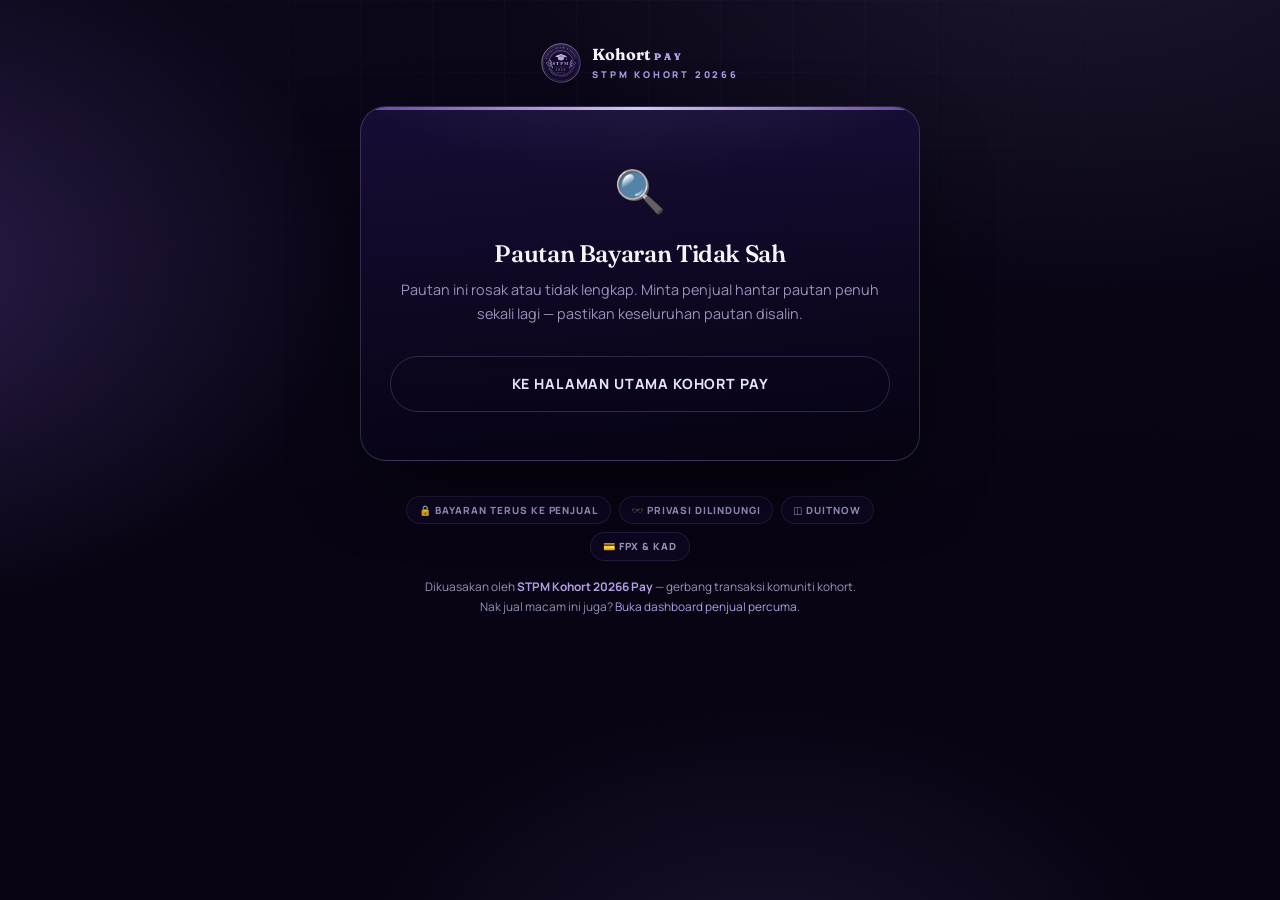
<file: pay/checkout.html>
<!DOCTYPE html>
<html lang="ms">
<head>
  <meta charset="UTF-8">
  <meta name="viewport" content="width=device-width, initial-scale=1.0">
  <title>Bayaran Selamat — STPM Kohort 20266 Pay</title>
  <meta name="description" content="Halaman bayaran selamat STPM Kohort 20266 Pay — DuitNow QR, FPX, pindahan bank, kad & TNG eWallet.">
  <meta name="robots" content="noindex">
  <link rel="icon" type="image/svg+xml" href="../assets/img/logo.svg">
  <link rel="preconnect" href="https://fonts.googleapis.com">
  <link rel="preconnect" href="https://fonts.gstatic.com" crossorigin>
  <link href="https://fonts.googleapis.com/css2?family=Fraunces:opsz,wght@9..144,400;9..144,570;9..144,640;9..144,700&family=Manrope:wght@400;450;600;700;800&display=swap" rel="stylesheet">
  <link rel="stylesheet" href="../assets/css/style.css">
  <link rel="stylesheet" href="../assets/css/pay.css">
</head>
<body>

  <div class="ambient"></div>
  <div class="grid-lines"></div>

  <div class="co-wrap">

    <div class="co-brandbar">
      <img src="../assets/img/logo.svg" alt="Lambang STPM Kohort 20266">
      <div class="t"><b>Kohort <span class="gold-text">Pay</span></b><span>STPM Kohort 20266</span></div>
    </div>

    <!-- ===== PAUTAN TIDAK SAH ===== -->
    <div class="co-card" id="stage-invalid" hidden>
      <div class="co-body" style="text-align:center;padding:3rem 1.8rem">
        <div style="font-size:2.6rem;margin-bottom:1rem">🔍</div>
        <h1 class="display" style="font-size:1.5rem;margin-bottom:.6rem">Pautan Bayaran Tidak Sah</h1>
        <p style="color:var(--muted);font-size:.9rem">Pautan ini rosak atau tidak lengkap. Minta penjual hantar pautan penuh sekali lagi — pastikan keseluruhan pautan disalin.</p>
        <div class="co-cta" style="margin-top:1.8rem">
          <a class="btn btn-ghost btn-block" href="index.html">Ke Halaman Utama Kohort Pay</a>
        </div>
      </div>
    </div>

    <!-- ===== KAD BAYARAN ===== -->
    <div class="co-card" id="co-card" hidden>

      <div id="demo-band" hidden style="background:var(--warn-dim);border-bottom:1px solid rgba(240,195,105,.35);color:var(--warn);font-size:.72rem;font-weight:800;letter-spacing:.16em;text-transform:uppercase;text-align:center;padding:.5rem 1rem">
        Mod demo — jangan buat bayaran sebenar
      </div>

      <div class="co-head">
        <div class="thumb" id="co-thumb">🛍️</div>
        <div>
          <h1 id="co-name">—</h1>
          <div class="d" id="co-desc"></div>
        </div>
      </div>

      <div class="co-seller">
        <span class="dot"></span>
        <span>Penjual: <b id="co-seller">—</b> · Identiti dilindungi <span title="Butiran peribadi penjual tidak dipaparkan">🕶️</span></span>
      </div>

      <!-- ----- PERINGKAT 1: BAYAR ----- -->
      <div class="co-body" id="stage-pay">

        <div class="co-amount-row">
          <div>
            <div class="lbl">Jumlah Perlu Dibayar</div>
            <div class="co-amount" id="co-amount">RM 0.00</div>
          </div>
          <div class="qty-ctl" id="qty-ctl" hidden>
            <button type="button" id="qty-minus" aria-label="Kurang">−</button>
            <b id="qty-val">1</b>
            <button type="button" id="qty-plus" aria-label="Tambah">＋</button>
          </div>
        </div>

        <div id="open-amount-wrap" hidden style="margin-bottom:1.4rem">
          <label class="f-label" for="open-amount">Masukkan Jumlah (RM)</label>
          <input class="field" type="number" id="open-amount" min="1" step="0.01" placeholder="0.00">
          <div class="f-help" id="open-amount-help"></div>
        </div>

        <div class="lbl" style="font-size:.68rem;font-weight:800;letter-spacing:.24em;text-transform:uppercase;color:var(--muted);margin-bottom:.8rem">Pilih Kaedah Bayaran</div>
        <div class="pm-list" id="pm-list"></div>

        <div class="pay-panel" id="pay-panel"></div>

        <div class="co-cta">
          <button class="btn btn-gold btn-block" id="btn-paid" type="button">✓&nbsp; Saya Sudah Bayar</button>
        </div>
      </div>

      <!-- ----- PERINGKAT 2: SAHKAN ----- -->
      <div class="co-body" id="stage-confirm" hidden>
        <h2 class="display" style="font-size:1.3rem;margin-bottom:.4rem">Hampir Siap! 🎉</h2>
        <p style="color:var(--muted);font-size:.87rem;margin-bottom:1.4rem">Isi maklumat ringkas supaya penjual dapat mengesan bayaran anda.</p>
        <div class="f-grid" style="grid-template-columns:1fr">
          <div>
            <label class="f-label" for="buyer-name">Nama / Nama Panggilan <span style="color:var(--bad)">*</span></label>
            <input class="field" id="buyer-name" maxlength="40" placeholder="cth: Aina K.">
          </div>
          <div>
            <label class="f-label" for="buyer-phone">No. Telefon (pilihan)</label>
            <input class="field" id="buyer-phone" inputmode="tel" maxlength="15" placeholder="cth: 0123456789">
          </div>
          <div>
            <label class="f-label" for="buyer-note">Nota kepada penjual (pilihan)</label>
            <input class="field" id="buyer-note" maxlength="90" placeholder="cth: Saiz M, warna hitam">
          </div>
        </div>
        <div class="co-cta">
          <button class="btn btn-gold btn-block" id="btn-gen-order" type="button">Jana Kod Pesanan</button>
          <button class="btn btn-ghost btn-block" id="btn-back-pay" type="button">← Kembali</button>
        </div>
      </div>

      <!-- ----- PERINGKAT 3: SIAP ----- -->
      <div class="co-body" id="stage-done" hidden>
        <div class="done-stage">
          <div class="done-ic">✓</div>
          <h2 class="display" style="font-size:1.4rem">Pesanan Direkodkan!</h2>
          <p style="color:var(--muted);font-size:.86rem;margin-top:.4rem">Kod pesanan anda:</p>
          <div class="order-code-box" id="done-code">KP-XXXXX</div>
          <p style="color:var(--muted);font-size:.84rem;margin-top:1rem">Langkah terakhir — <b style="color:var(--gold-200)">hantar kod pesanan kepada penjual</b> bersama resit/screenshot bayaran supaya pesanan anda disahkan.</p>
        </div>
        <div class="co-cta">
          <a class="btn btn-gold btn-block" id="btn-send-wa" target="_blank" rel="noopener" hidden>
            <svg width="17" height="17" viewBox="0 0 24 24" fill="currentColor" aria-hidden="true"><path d="M12 2a10 10 0 0 0-8.6 15.1L2 22l5-1.3A10 10 0 1 0 12 2zm5.2 14.2c-.2.6-1.3 1.2-1.8 1.2-.5.1-1 .2-3.4-.7-2.9-1.2-4.7-4.1-4.9-4.3-.1-.2-1.1-1.5-1.1-2.9s.7-2 1-2.3c.2-.3.5-.3.7-.3h.5c.2 0 .4 0 .6.5l.9 2.1c.1.2.1.4 0 .6l-.4.6-.5.5c-.2.2-.3.4-.1.7.2.3.8 1.4 1.8 2.2 1.3 1.1 2.3 1.5 2.6 1.6.3.1.5.1.7-.1l1-1.2c.2-.3.4-.2.7-.1l2.2 1c.3.1.5.2.5.4.1 0 .1.7-.2 1.5z"/></svg>
            Hantar Kepada Penjual (WhatsApp)
          </a>
          <a class="btn btn-gold btn-block" id="btn-send-tg" target="_blank" rel="noopener" hidden>
            <svg width="17" height="17" viewBox="0 0 24 24" fill="currentColor" aria-hidden="true"><path d="M21.9 4.6 18.8 19c-.2 1-0.9 1.3-1.8.8l-4.7-3.5-2.3 2.2c-.3.3-.5.5-.9.5l.3-4.7L18 6.6c.4-.3-.1-.5-.6-.2L6.9 13l-4.5-1.4c-1-.3-1-1 .2-1.5L20.6 3.3c.8-.3 1.5.2 1.3 1.3z"/></svg>
            Hantar Kepada Penjual (Telegram)
          </a>
          <button class="btn btn-ghost btn-block" id="btn-copy-order" type="button">Salin Mesej Pesanan</button>
        </div>
        <p style="color:var(--muted);font-size:.76rem;text-align:center;margin-top:1rem">Jangan lupa lampirkan resit bayaran anda sekali. Terima kasih! 💜</p>
      </div>

    </div>

    <div class="co-foot">
      <div class="secure-row">
        <span class="secure-chip">🔒 Bayaran Terus Ke Penjual</span>
        <span class="secure-chip">🕶️ Privasi Dilindungi</span>
        <span class="secure-chip">◫ DuitNow</span>
        <span class="secure-chip">💳 FPX &amp; Kad</span>
      </div>
      <p style="margin-top:1rem">Dikuasakan oleh <a href="index.html"><b>STPM Kohort 20266 Pay</b></a> — gerbang transaksi komuniti kohort.<br>Nak jual macam ini juga? <a href="dashboard.html">Buka dashboard penjual percuma</a>.</p>
    </div>

  </div>

  <script src="../assets/js/vendor/lz-string.min.js"></script>
  <script src="../assets/js/vendor/qrcode.js"></script>
  <script src="../assets/js/pay-core.js"></script>
  <script src="../assets/js/pay-checkout.js"></script>
</body>
</html>
</file>
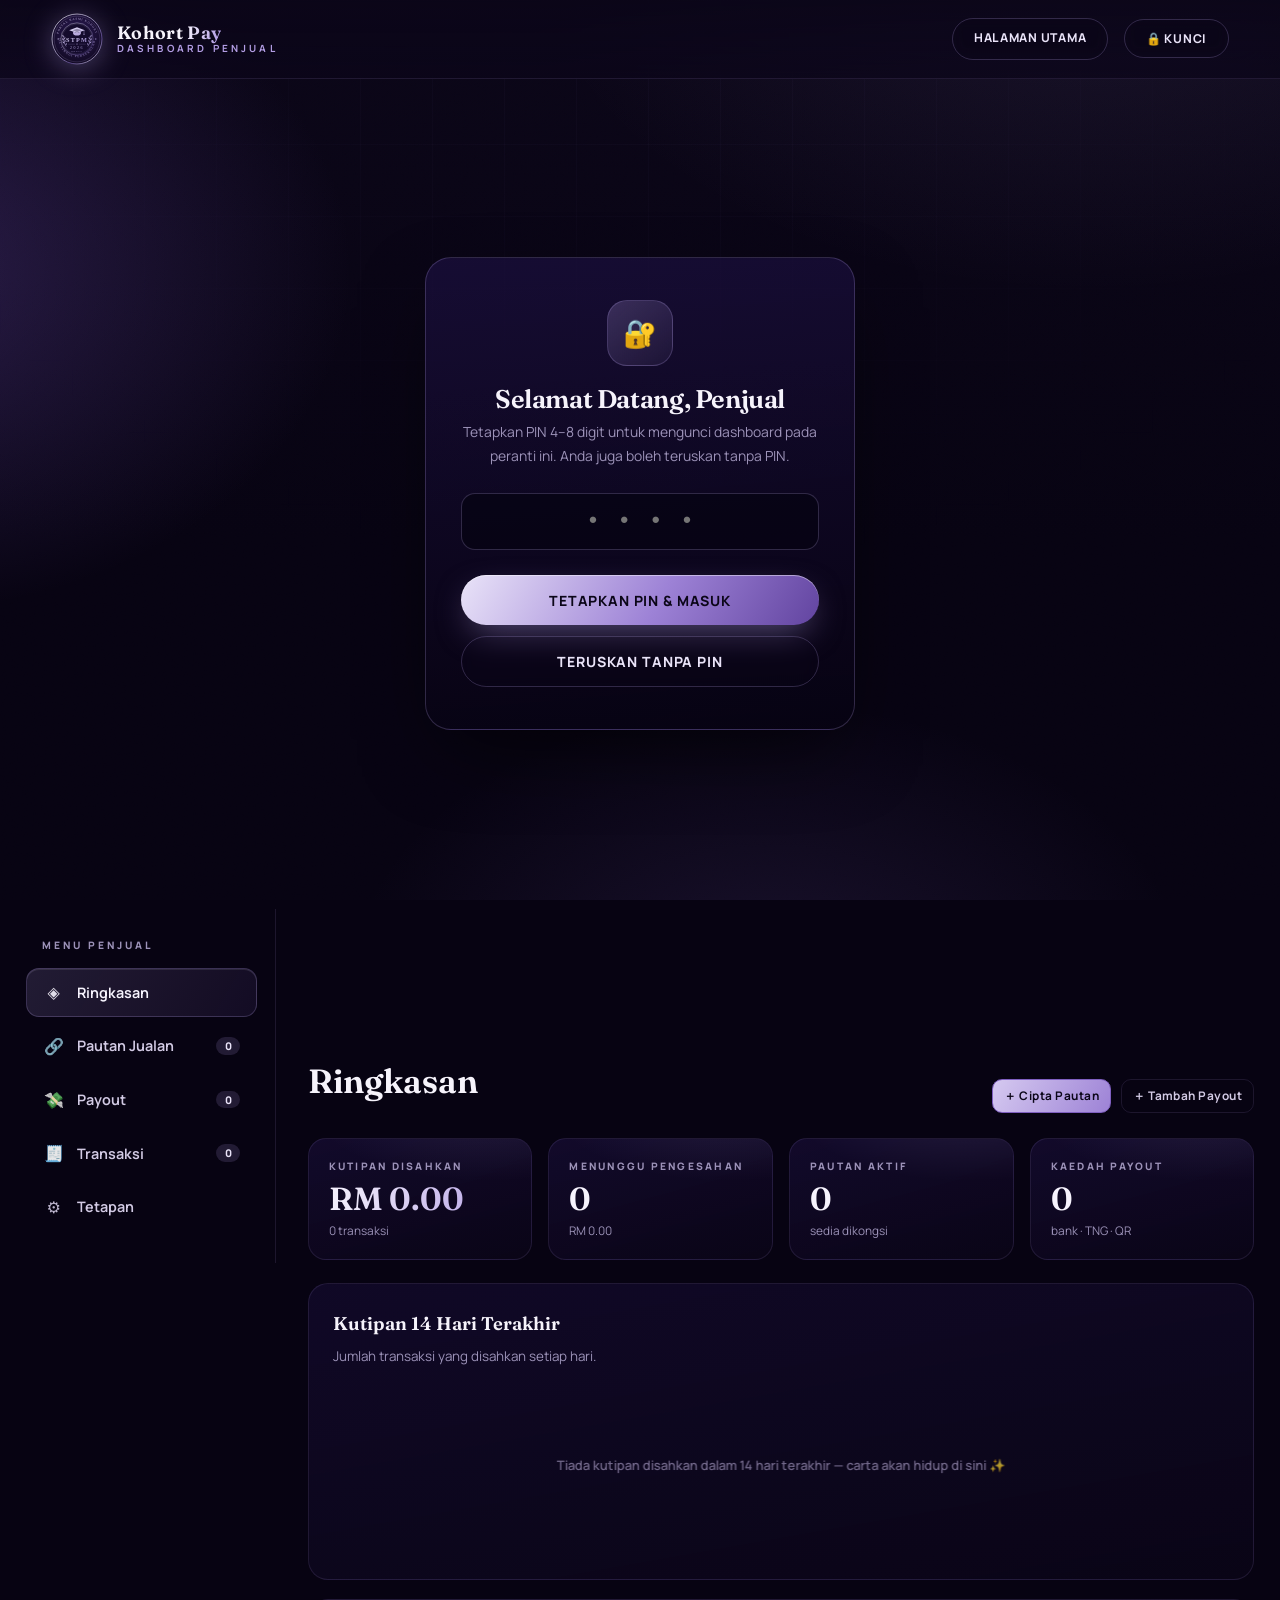
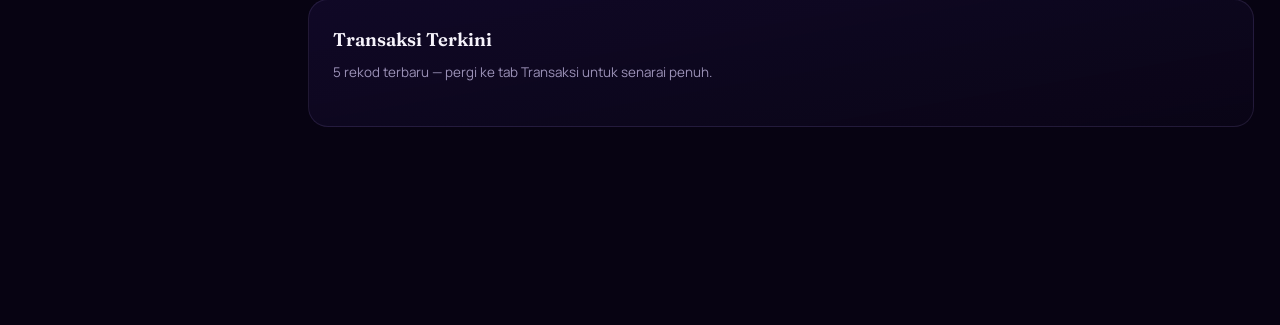
<file: pay/dashboard.html>
<!DOCTYPE html>
<html lang="ms">
<head>
  <meta charset="UTF-8">
  <meta name="viewport" content="width=device-width, initial-scale=1.0">
  <title>Dashboard Penjual — STPM Kohort 20266 Pay</title>
  <meta name="description" content="Dashboard penjual STPM Kohort 20266 Pay — urus pautan jualan, kaedah payout dan transaksi anda.">
  <meta name="robots" content="noindex">
  <link rel="icon" type="image/svg+xml" href="../assets/img/logo.svg">
  <link rel="preconnect" href="https://fonts.googleapis.com">
  <link rel="preconnect" href="https://fonts.gstatic.com" crossorigin>
  <link href="https://fonts.googleapis.com/css2?family=Fraunces:opsz,wght@9..144,400;9..144,570;9..144,640;9..144,700&family=Manrope:wght@400;450;600;700;800&display=swap" rel="stylesheet">
  <link rel="stylesheet" href="../assets/css/style.css">
  <link rel="stylesheet" href="../assets/css/pay.css">
</head>
<body>

  <div class="ambient"></div>
  <div class="grid-lines"></div>

  <header class="nav">
    <div class="wrap nav-inner">
      <a class="brand" href="index.html">
        <img src="../assets/img/logo.svg" alt="Lambang STPM Kohort 20266" width="52" height="52">
        <span class="brand-name">Kohort <span class="gold-text">Pay</span><span class="brand-sub">Dashboard Penjual</span></span>
      </a>
      <div class="nav-cta">
        <a class="btn btn-ghost btn-sm" href="index.html">Halaman Utama</a>
        <button class="btn btn-ghost btn-sm" id="btn-lock-now" type="button" hidden>🔒 Kunci</button>
      </div>
    </div>
  </header>

  <!-- ============ SKRIN KUNCI ============ -->
  <div class="lock-wrap" id="lock">
    <div class="lock-card">
      <div class="lock-ic">🔐</div>

      <div id="lock-setup" hidden>
        <h1 class="display">Selamat Datang, Penjual</h1>
        <p>Tetapkan PIN 4–8 digit untuk mengunci dashboard pada peranti ini. Anda juga boleh teruskan tanpa PIN.</p>
        <input type="password" inputmode="numeric" autocomplete="off" maxlength="8" class="pin-input" id="pin-new" placeholder="••••">
        <div class="co-cta">
          <button class="btn btn-gold btn-block" id="btn-pin-set" type="button">Tetapkan PIN &amp; Masuk</button>
          <button class="btn btn-ghost btn-block" id="btn-pin-skip" type="button">Teruskan Tanpa PIN</button>
        </div>
      </div>

      <div id="lock-enter" hidden>
        <h1 class="display">Dashboard Dikunci</h1>
        <p>Masukkan PIN anda untuk membuka dashboard penjual.</p>
        <input type="password" inputmode="numeric" autocomplete="off" maxlength="8" class="pin-input" id="pin-enter" placeholder="••••">
        <div class="co-cta">
          <button class="btn btn-gold btn-block" id="btn-pin-unlock" type="button">Buka Kunci</button>
        </div>
        <p style="margin-top:1.1rem;font-size:.74rem">Lupa PIN? Data hanya pada peranti ini — <button type="button" id="btn-pin-reset" style="background:none;border:0;color:var(--gold-400);cursor:pointer;font:inherit;text-decoration:underline">padam semua data</button> untuk mula semula.</p>
      </div>

    </div>
  </div>

  <!-- ============ APP ============ -->
  <div class="app-shell" id="app" hidden>

    <aside class="side">
      <div class="side-title">Menu Penjual</div>
      <nav class="side-nav" id="side-nav">
        <button data-pane="overview" class="active" type="button"><span class="ic">◈</span>Ringkasan</button>
        <button data-pane="links" type="button"><span class="ic">🔗</span>Pautan Jualan<span class="n" id="n-links">0</span></button>
        <button data-pane="payouts" type="button"><span class="ic">💸</span>Payout<span class="n" id="n-payouts">0</span></button>
        <button data-pane="orders" type="button"><span class="ic">🧾</span>Transaksi<span class="n" id="n-orders">0</span></button>
        <button data-pane="settings" type="button"><span class="ic">⚙️</span>Tetapan</button>
      </nav>
    </aside>

    <div class="main-pane">

      <!-- ===== RINGKASAN ===== -->
      <section class="pane active" id="pane-overview">
        <div class="pane-head">
          <div>
            <h2>Ringkasan <span class="gold-text" id="ov-shop"></span></h2>
            <p id="ov-tagline"></p>
          </div>
          <div style="display:flex;gap:.6rem;flex-wrap:wrap">
            <button class="ibtn gold" id="btn-new-link-ov" type="button">＋ Cipta Pautan</button>
            <button class="ibtn" id="btn-new-payout-ov" type="button">＋ Tambah Payout</button>
          </div>
        </div>

        <div class="stat-grid">
          <div class="stat hot"><div class="lbl">Kutipan Disahkan</div><div class="val" id="st-total">RM 0.00</div><div class="sub" id="st-total-sub">0 transaksi</div></div>
          <div class="stat"><div class="lbl">Menunggu Pengesahan</div><div class="val" id="st-pending">0</div><div class="sub" id="st-pending-sub">RM 0.00</div></div>
          <div class="stat"><div class="lbl">Pautan Aktif</div><div class="val" id="st-links">0</div><div class="sub">sedia dikongsi</div></div>
          <div class="stat"><div class="lbl">Kaedah Payout</div><div class="val" id="st-payouts">0</div><div class="sub" id="st-payouts-sub">bank · TNG · QR</div></div>
        </div>

        <div class="panel">
          <h3>Kutipan 14 Hari Terakhir</h3>
          <p class="hint">Jumlah transaksi yang disahkan setiap hari.</p>
          <canvas id="kp-chart" height="170"></canvas>
        </div>

        <div class="panel">
          <h3>Transaksi Terkini</h3>
          <p class="hint">5 rekod terbaru — pergi ke tab Transaksi untuk senarai penuh.</p>
          <div class="item-list" id="ov-recent"></div>
        </div>
      </section>

      <!-- ===== PAUTAN JUALAN ===== -->
      <section class="pane" id="pane-links">
        <div class="pane-head">
          <div>
            <h2>Pautan <span class="gold-text">Jualan</span></h2>
            <p>Setiap produk / kutipan mempunyai pautan checkout &amp; kod QR sendiri.</p>
          </div>
          <button class="ibtn gold" id="btn-new-link" type="button">＋ Cipta Pautan</button>
        </div>
        <div class="item-list" id="list-links"></div>
      </section>

      <!-- ===== PAYOUT ===== -->
      <section class="pane" id="pane-payouts">
        <div class="pane-head">
          <div>
            <h2>Kaedah <span class="gold-text">Payout</span></h2>
            <p>Ke mana wang anda masuk — bank, TNG eWallet, DuitNow QR atau gerbang FPX/kad. Pembeli hanya nampak apa yang anda benarkan.</p>
          </div>
          <button class="ibtn gold" id="btn-new-payout" type="button">＋ Tambah Payout</button>
        </div>
        <div class="item-list" id="list-payouts"></div>
      </section>

      <!-- ===== TRANSAKSI ===== -->
      <section class="pane" id="pane-orders">
        <div class="pane-head">
          <div>
            <h2>Rekod <span class="gold-text">Transaksi</span></h2>
            <p>Sahkan pesanan selepas anda menerima bayaran sebenar dalam akaun anda.</p>
          </div>
          <button class="ibtn gold" id="btn-import-order" type="button">📥 Import Kod Pesanan</button>
        </div>
        <div style="display:flex;gap:.5rem;flex-wrap:wrap;margin-bottom:1.1rem" id="order-filters">
          <button class="ibtn active-f" data-f="all" type="button">Semua</button>
          <button class="ibtn" data-f="pending" type="button">Menunggu</button>
          <button class="ibtn" data-f="paid" type="button">Disahkan</button>
          <button class="ibtn" data-f="cancelled" type="button">Dibatal</button>
        </div>
        <div class="item-list" id="list-orders"></div>
      </section>

      <!-- ===== TETAPAN ===== -->
      <section class="pane" id="pane-settings">
        <div class="pane-head">
          <div>
            <h2>Tetapan <span class="gold-text">Kedai</span></h2>
            <p>Identiti awam, saluran notifikasi dan keselamatan peranti.</p>
          </div>
        </div>

        <div class="panel">
          <h3>Profil Awam</h3>
          <p class="hint">Hanya maklumat di bawah dipaparkan kepada pembeli — bukan nama sebenar anda.</p>
          <div class="f-grid">
            <div>
              <label class="f-label" for="set-shop">Nama Kedai (dipaparkan)</label>
              <input class="field" id="set-shop" maxlength="40" placeholder="cth: Kedai Kohort 20266">
            </div>
            <div>
              <label class="f-label" for="set-tagline">Tagline</label>
              <input class="field" id="set-tagline" maxlength="60" placeholder="cth: Merchandise rasmi kohort">
            </div>
            <div>
              <label class="f-label" for="set-wa">No. WhatsApp (terima pesanan)</label>
              <input class="field" id="set-wa" inputmode="tel" placeholder="cth: 0123456789">
              <div class="f-help">Pembeli akan hantar kod pesanan &amp; resit ke nombor ini. Nombor tidak dipaparkan di halaman — hanya butang WhatsApp.</div>
            </div>
            <div>
              <label class="f-label" for="set-tg">Username Telegram</label>
              <input class="field" id="set-tg" placeholder="cth: stpm20266">
            </div>
          </div>
          <div class="modal-acts" style="justify-content:flex-start">
            <button class="ibtn gold" id="btn-save-profile" type="button">Simpan Profil</button>
          </div>
        </div>

        <div class="panel">
          <h3>PIN Peranti</h3>
          <p class="hint">Kunci dashboard pada peranti ini. (Nota: ini kunci skrin peranti, bukan keselamatan pelayan.)</p>
          <div class="f-grid">
            <div>
              <label class="f-label" for="set-pin">PIN Baharu (4–8 digit)</label>
              <input class="field" id="set-pin" type="password" inputmode="numeric" maxlength="8" placeholder="Kosongkan untuk buang PIN">
            </div>
          </div>
          <div class="modal-acts" style="justify-content:flex-start">
            <button class="ibtn gold" id="btn-save-pin" type="button">Kemas Kini PIN</button>
          </div>
        </div>

        <div class="panel">
          <h3>Sandaran &amp; Data</h3>
          <p class="hint">Data anda hanya pada peranti ini. Eksport sandaran sebelum tukar peranti atau padam pelayar.</p>
          <div class="modal-acts" style="justify-content:flex-start">
            <button class="ibtn" id="btn-export" type="button">⬇ Eksport Sandaran (JSON)</button>
            <button class="ibtn" id="btn-import" type="button">⬆ Import Sandaran</button>
            <input type="file" id="file-import" accept="application/json,.json" hidden>
            <button class="ibtn" id="btn-demo" type="button">✨ Isi Data Demo</button>
            <button class="ibtn danger" id="btn-wipe" type="button">🗑 Padam Semua Data</button>
          </div>
        </div>
      </section>

    </div>
  </div>

  <!-- ============ MODAL: PRODUK / PAUTAN ============ -->
  <div class="modal-back" id="m-product">
    <div class="modal">
      <h3 id="mp-title">Cipta Pautan Jualan</h3>
      <p class="hint">Pautan checkout dijana secara automatik — kongsi di mana-mana.</p>
      <div class="f-grid">
        <div class="full">
          <label class="f-label" for="mp-name">Nama Produk / Kutipan</label>
          <input class="field" id="mp-name" maxlength="80" placeholder="cth: Baju Kohort 20266 Edisi Terhad">
        </div>
        <div class="full">
          <label class="f-label">Jenis Harga</label>
          <div class="seg" id="mp-pricetype">
            <button type="button" data-v="fixed" class="active">Harga Tetap</button>
            <button type="button" data-v="open">Jumlah Terbuka</button>
          </div>
        </div>
        <div id="mp-fixed-wrap">
          <label class="f-label" for="mp-price">Harga (RM)</label>
          <input class="field" id="mp-price" type="number" min="0" step="0.01" placeholder="35.00">
        </div>
        <div id="mp-open-wrap" hidden>
          <label class="f-label" for="mp-min">Minimum (RM)</label>
          <input class="field" id="mp-min" type="number" min="0" step="0.01" placeholder="1.00">
        </div>
        <div class="full">
          <label class="f-label" for="mp-desc">Keterangan (pilihan)</label>
          <textarea class="field" id="mp-desc" maxlength="200" placeholder="Butiran ringkas untuk pembeli"></textarea>
        </div>
        <div class="full">
          <label class="f-label">Gambar (pilihan)</label>
          <div class="qr-drop" id="mp-imgdrop"><b>Klik untuk pilih gambar</b>Dimampatkan automatik supaya pautan kekal ringan</div>
          <input type="file" id="mp-imgfile" accept="image/*" hidden>
          <div class="qr-preview" id="mp-imgprev">
            <img id="mp-imgprev-img" alt="Pratonton gambar">
            <div class="st"><b>Gambar sedia</b><span id="mp-imgprev-size"></span></div>
            <button class="ibtn danger" id="mp-imgremove" type="button" style="margin-left:auto">Buang</button>
          </div>
        </div>
        <div class="full switch-row">
          <div class="sw-meta"><b>Benarkan kuantiti</b><span>Pembeli boleh pilih bilangan unit (harga tetap sahaja)</span></div>
          <input type="checkbox" class="switch" id="mp-qty">
        </div>
        <div class="full">
          <label class="f-label">Kaedah Bayaran Untuk Pautan Ini</label>
          <div class="item-list" id="mp-methods" style="gap:.5rem"></div>
          <div class="f-help">Tanda kaedah yang dibenarkan. Jika tiada payout lagi, tambah di tab Payout dahulu.</div>
        </div>
      </div>
      <div class="modal-acts">
        <button class="ibtn" data-close type="button">Batal</button>
        <button class="ibtn gold" id="mp-save" type="button">Simpan Pautan</button>
      </div>
    </div>
  </div>

  <!-- ============ MODAL: PAYOUT ============ -->
  <div class="modal-back" id="m-payout">
    <div class="modal">
      <h3 id="mo-title">Tambah Kaedah Payout</h3>
      <p class="hint">Maklumat sensitif kekal pada peranti anda — hanya perkara yang perlu untuk bayaran dimasukkan ke dalam pautan.</p>
      <div class="f-grid">
        <div class="full">
          <label class="f-label" for="mo-type">Jenis</label>
          <select class="field" id="mo-type">
            <option value="duitnow">DuitNow QR (imbas — paling anonim)</option>
            <option value="tng">TNG eWallet</option>
            <option value="bank">Akaun Bank (pindahan manual)</option>
            <option value="gw">Gerbang FPX / Kad (ToyyibPay, Billplz…)</option>
          </select>
        </div>

        <div class="full">
          <label class="f-label" for="mo-label">Label (untuk rujukan anda)</label>
          <input class="field" id="mo-label" maxlength="40" placeholder="cth: Akaun utama">
        </div>

        <!-- medan QR (duitnow / tng) -->
        <div class="full" id="mo-qr-wrap">
          <label class="f-label">Muat Naik Imej QR Anda</label>
          <div class="qr-drop" id="mo-qrdrop"><b>Klik / seret imej QR ke sini</b>Screenshot QR DuitNow atau TNG daripada app bank / e-wallet anda</div>
          <input type="file" id="mo-qrfile" accept="image/*" hidden>
          <div class="qr-preview" id="mo-qrprev">
            <img id="mo-qrprev-img" alt="Pratonton QR">
            <div class="st"><b id="mo-qrprev-t">QR sedia</b><span id="mo-qrprev-s"></span></div>
            <button class="ibtn danger" id="mo-qrremove" type="button" style="margin-left:auto">Buang</button>
          </div>
        </div>

        <!-- medan TNG -->
        <div class="full" id="mo-tng-wrap" hidden>
          <label class="f-label" for="mo-phone">No. Telefon TNG (pilihan)</label>
          <input class="field" id="mo-phone" inputmode="tel" placeholder="cth: 0123456789">
          <div class="f-help">Dipaparkan sebagai alternatif jika pembeli tidak dapat imbas QR.</div>
        </div>

        <!-- medan bank -->
        <div id="mo-bank-wrap" class="full" hidden>
          <div class="f-grid">
            <div>
              <label class="f-label" for="mo-bank">Bank</label>
              <select class="field" id="mo-bank"></select>
            </div>
            <div>
              <label class="f-label" for="mo-acc">No. Akaun</label>
              <input class="field" id="mo-acc" inputmode="numeric" placeholder="cth: 1122334455">
            </div>
            <div class="full">
              <label class="f-label" for="mo-holder">Nama Pemegang (rujukan anda)</label>
              <input class="field" id="mo-holder" maxlength="60" placeholder="Nama penuh pada akaun">
            </div>
            <div class="full switch-row">
              <div class="sw-meta"><b>Papar nama kepada pembeli</b><span>Biar tertutup untuk kekal anonim (lalai: tersembunyi)</span></div>
              <input type="checkbox" class="switch" id="mo-showname">
            </div>
          </div>
        </div>

        <!-- medan gateway -->
        <div class="full" id="mo-gw-wrap" hidden>
          <label class="f-label" for="mo-gwurl">URL Halaman Bayaran Gerbang</label>
          <input class="field" id="mo-gwurl" type="url" placeholder="https://toyyibpay.com/xxxx">
          <div class="f-help">Daftar percuma di ToyyibPay / Billplz / SecurePay, cipta halaman bayaran, tampal pautannya di sini. Pilihan “FPX / Kad” akan muncul di checkout.</div>
        </div>
      </div>
      <div class="modal-acts">
        <button class="ibtn" data-close type="button">Batal</button>
        <button class="ibtn gold" id="mo-save" type="button">Simpan Payout</button>
      </div>
    </div>
  </div>

  <!-- ============ MODAL: KONGSI ============ -->
  <div class="modal-back" id="m-share">
    <div class="modal">
      <h3>Kongsi Pautan Bayaran</h3>
      <p class="hint" id="ms-prodname"></p>
      <div class="qr-stage" style="margin-bottom:1.2rem"><img id="ms-qr" alt="QR pautan bayaran"></div>
      <div class="copy-field">
        <input id="ms-url" readonly>
        <button class="ibtn gold" id="ms-copy" type="button">Salin</button>
      </div>
      <div class="modal-acts" style="justify-content:center">
        <a class="ibtn" id="ms-wa" target="_blank" rel="noopener">Kongsi WhatsApp</a>
        <a class="ibtn" id="ms-tg" target="_blank" rel="noopener">Kongsi Telegram</a>
        <a class="ibtn" id="ms-dlqr" download="kohortpay-qr.png">Muat Turun QR</a>
        <a class="ibtn" id="ms-open" target="_blank" rel="noopener">Buka Checkout</a>
      </div>
      <div class="modal-acts">
        <button class="ibtn" data-close type="button">Tutup</button>
      </div>
    </div>
  </div>

  <!-- ============ MODAL: IMPORT PESANAN ============ -->
  <div class="modal-back" id="m-import">
    <div class="modal">
      <h3>Import Kod Pesanan</h3>
      <p class="hint">Tampal mesej / kod <b>KPORD1.</b> yang dihantar pembeli melalui WhatsApp atau Telegram.</p>
      <textarea class="field" id="mi-text" style="min-height:130px" placeholder="Tampal keseluruhan mesej pembeli di sini…"></textarea>
      <div class="modal-acts">
        <button class="ibtn" data-close type="button">Batal</button>
        <button class="ibtn gold" id="mi-save" type="button">Import Pesanan</button>
      </div>
    </div>
  </div>

  <script src="../assets/js/vendor/lz-string.min.js"></script>
  <script src="../assets/js/vendor/qrcode.js"></script>
  <script src="../assets/js/vendor/jsQR.js"></script>
  <script src="../assets/js/pay-core.js"></script>
  <script src="../assets/js/pay-dashboard.js"></script>
</body>
</html>
</file>
<file: assets/css/style.css>
/* ============================================================
   STPM 2026 KOHORT BAHARU — PORTAL RASMI
   Premium "Royal Academic" design system
   ============================================================ */

:root {
  /* Palet "Royal Amethyst" — ungu diraja + platinum, sepadan dengan video lambang.
     Nama pemboleh ubah --gold-* dikekalkan (kini bermaksud logam platinum/lilac). */
  --ink-950: #070312;
  --ink-900: #0b0618;
  --ink-850: #140b2c;
  --ink-800: #1c1040;
  --ink-700: #2b1a55;
  --gold-100: #f6f3fd;
  --gold-200: #e9e3f8;
  --gold-300: #d5c9f0;
  --gold-400: #b39ee4;
  --gold-500: #9d82d6;
  --gold-600: #7f5fc0;
  --gold-700: #6244a0;
  --ivory: #f6f3fb;
  --ivory-dim: #d2cae4;
  --muted: #9c92b8;
  --line: rgba(179, 158, 228, .24);
  --line-soft: rgba(179, 158, 228, .13);
  --glass: rgba(28, 16, 64, .55);
  --shadow-lg: 0 30px 80px -20px rgba(0, 0, 0, .65);
  --font-display: "Fraunces", Georgia, "Times New Roman", serif;
  --font-body: "Manrope", "Segoe UI", system-ui, sans-serif;
  --ease-lux: cubic-bezier(.22, 1, .36, 1);
}

* { margin: 0; padding: 0; box-sizing: border-box; }

html { scroll-behavior: smooth; }

body {
  font-family: var(--font-body);
  background: var(--ink-950);
  color: var(--ivory);
  line-height: 1.7;
  overflow-x: hidden;
  -webkit-font-smoothing: antialiased;
}

::selection { background: var(--gold-500); color: var(--ink-900); }

/* ---------- Ambient background ---------- */
.ambient {
  position: fixed;
  inset: 0;
  z-index: -2;
  background:
    radial-gradient(60rem 40rem at 85% -10%, rgba(179, 158, 228, .10), transparent 60%),
    radial-gradient(50rem 36rem at -10% 30%, rgba(98, 68, 160, .38), transparent 60%),
    radial-gradient(44rem 30rem at 60% 110%, rgba(127, 95, 192, .15), transparent 60%),
    linear-gradient(180deg, var(--ink-900), var(--ink-950) 60%);
}

.ambient::after {
  content: "";
  position: absolute;
  inset: 0;
  background-image: url("data:image/svg+xml,%3Csvg xmlns='http://www.w3.org/2000/svg' width='160' height='160'%3E%3Cfilter id='n'%3E%3CfeTurbulence type='fractalNoise' baseFrequency='.9' numOctaves='2'/%3E%3C/filter%3E%3Crect width='160' height='160' filter='url(%23n)' opacity='.05'/%3E%3C/svg%3E");
  mix-blend-mode: overlay;
  pointer-events: none;
}

.grid-lines {
  position: fixed;
  inset: 0;
  z-index: -1;
  background-image:
    linear-gradient(rgba(179, 158, 228, .035) 1px, transparent 1px),
    linear-gradient(90deg, rgba(179, 158, 228, .035) 1px, transparent 1px);
  background-size: 72px 72px;
  mask-image: radial-gradient(70rem 50rem at 50% 0%, #000 0%, transparent 75%);
  -webkit-mask-image: radial-gradient(70rem 50rem at 50% 0%, #000 0%, transparent 75%);
  pointer-events: none;
}

/* ---------- Typography helpers ---------- */
.display {
  font-family: var(--font-display);
  font-weight: 570;
  letter-spacing: -.015em;
  line-height: 1.12;
}

.eyebrow {
  display: inline-flex;
  align-items: center;
  gap: .75rem;
  font-size: .72rem;
  font-weight: 700;
  letter-spacing: .34em;
  text-transform: uppercase;
  color: var(--gold-400);
}

.eyebrow::before,
.eyebrow.center::after {
  content: "";
  width: 2.4rem;
  height: 1px;
  background: linear-gradient(90deg, transparent, var(--gold-500));
}

.eyebrow.center::after { background: linear-gradient(90deg, var(--gold-500), transparent); }

.gold-text {
  background: linear-gradient(105deg, var(--gold-100) 0%, var(--gold-400) 45%, var(--gold-700) 70%, var(--gold-200) 100%);
  background-size: 220% auto;
  -webkit-background-clip: text;
  background-clip: text;
  color: transparent;
  animation: shimmer 7s linear infinite;
}

@keyframes shimmer {
  to { background-position: 220% center; }
}

.lede {
  color: var(--ivory-dim);
  font-size: 1.06rem;
  font-weight: 450;
  max-width: 46ch;
}

/* ---------- Layout ---------- */
.wrap {
  width: min(1180px, 92vw);
  margin-inline: auto;
}

section { padding: clamp(4.5rem, 9vw, 7.5rem) 0; position: relative; }

.section-head {
  display: flex;
  flex-direction: column;
  align-items: center;
  text-align: center;
  gap: 1.1rem;
  margin-bottom: clamp(2.5rem, 5vw, 4rem);
}

.section-head h2 {
  font-size: clamp(1.9rem, 4vw, 2.9rem);
}

.section-head p { color: var(--muted); max-width: 56ch; }

.rule {
  width: 100%;
  height: 1px;
  background: linear-gradient(90deg, transparent, var(--line), transparent);
  border: 0;
}

/* ---------- Topbar ribbon ---------- */
.ribbon {
  background: linear-gradient(90deg, var(--gold-700), var(--gold-400), var(--gold-700));
  color: var(--ink-900);
  font-size: .78rem;
  font-weight: 800;
  letter-spacing: .12em;
  text-transform: uppercase;
  text-align: center;
  padding: .5rem 1rem;
}

.ribbon a { color: inherit; text-decoration: underline; text-underline-offset: 3px; }

/* ---------- Navigation ---------- */
header.nav {
  position: sticky;
  top: 0;
  z-index: 100;
  backdrop-filter: blur(18px) saturate(1.4);
  -webkit-backdrop-filter: blur(18px) saturate(1.4);
  background: linear-gradient(180deg, rgba(11, 6, 24, .92), rgba(11, 6, 24, .72));
  border-bottom: 1px solid var(--line-soft);
  transition: box-shadow .4s var(--ease-lux);
}

header.nav.scrolled { box-shadow: 0 18px 50px -18px rgba(0, 0, 0, .8); }

.nav-inner {
  display: flex;
  align-items: center;
  justify-content: space-between;
  gap: 1.5rem;
  padding: .8rem 0;
}

.brand {
  display: flex;
  align-items: center;
  gap: .85rem;
  text-decoration: none;
  color: var(--ivory);
}

.brand img { width: 52px; height: 52px; filter: drop-shadow(0 4px 14px rgba(179, 158, 228, .35)); }

.brand-name {
  font-family: var(--font-display);
  font-size: 1.12rem;
  font-weight: 640;
  letter-spacing: .02em;
  line-height: 1.15;
}

.brand-sub {
  display: block;
  font-family: var(--font-body);
  font-size: .62rem;
  font-weight: 700;
  letter-spacing: .32em;
  text-transform: uppercase;
  color: var(--gold-400);
}

nav.links {
  display: flex;
  align-items: center;
  gap: 2rem;
}

nav.links a {
  position: relative;
  color: var(--ivory-dim);
  text-decoration: none;
  font-size: .88rem;
  font-weight: 600;
  letter-spacing: .04em;
  transition: color .3s;
  padding: .35rem 0;
}

nav.links a::after {
  content: "";
  position: absolute;
  left: 0;
  bottom: 0;
  width: 100%;
  height: 1px;
  background: linear-gradient(90deg, var(--gold-300), var(--gold-600));
  transform: scaleX(0);
  transform-origin: right;
  transition: transform .45s var(--ease-lux);
}

nav.links a:hover,
nav.links a.active { color: var(--gold-200); }

nav.links a:hover::after,
nav.links a.active::after { transform: scaleX(1); transform-origin: left; }

.nav-cta { display: flex; align-items: center; gap: 1rem; }

.burger {
  display: none;
  background: none;
  border: 1px solid var(--line);
  border-radius: 10px;
  padding: .55rem .65rem;
  cursor: pointer;
}

.burger span {
  display: block;
  width: 20px;
  height: 2px;
  background: var(--gold-300);
  margin: 4px 0;
  transition: .35s var(--ease-lux);
}

/* ---------- Buttons ---------- */
.btn {
  display: inline-flex;
  align-items: center;
  gap: .6rem;
  padding: .95rem 1.9rem;
  border-radius: 999px;
  font-family: var(--font-body);
  font-size: .88rem;
  font-weight: 750;
  letter-spacing: .06em;
  text-transform: uppercase;
  text-decoration: none;
  cursor: pointer;
  border: 0;
  transition: transform .35s var(--ease-lux), box-shadow .35s var(--ease-lux), background .35s;
}

.btn-gold {
  background: linear-gradient(120deg, var(--gold-200), var(--gold-500) 55%, var(--gold-700));
  color: var(--ink-900);
  box-shadow: 0 12px 34px -10px rgba(179, 158, 228, .55), inset 0 1px 0 rgba(255, 255, 255, .45);
}

.btn-gold:hover {
  transform: translateY(-3px);
  box-shadow: 0 20px 44px -12px rgba(179, 158, 228, .7), inset 0 1px 0 rgba(255, 255, 255, .5);
}

.btn-ghost {
  background: transparent;
  color: var(--gold-200);
  border: 1px solid var(--line);
  backdrop-filter: blur(6px);
}

.btn-ghost:hover {
  border-color: var(--gold-500);
  background: rgba(179, 158, 228, .08);
  transform: translateY(-3px);
}

.btn-sm { padding: .62rem 1.3rem; font-size: .76rem; }

/* ---------- Hero sinematik (video lambang sebagai header) ---------- */
.hero {
  display: block;
  text-align: center;
  padding: 0 0 clamp(4.5rem, 8vw, 6.5rem);
  position: relative;
  overflow: clip;
}

/* Pentas video — jalur penuh di atas, medallion jelas kelihatan */
.hero-video {
  position: relative;
  height: clamp(400px, 64vh, 680px);
  z-index: 0;
}

.hero-video video {
  position: absolute;
  inset: 0;
  width: 100%;
  height: 100%;
  object-fit: cover;
  object-position: center;
}

/* Vignet sisi + tint atas supaya video sebati dengan tema */
.hero-video::before {
  content: "";
  position: absolute;
  inset: 0;
  background:
    radial-gradient(130% 105% at 50% 34%, transparent 42%, rgba(7, 3, 18, .55) 82%, rgba(7, 3, 18, .85) 100%),
    linear-gradient(180deg, rgba(7, 3, 18, .5) 0%, transparent 22%);
}

/* Lesap ke latar halaman di bahagian bawah pentas */
.hero-video::after {
  content: "";
  position: absolute;
  inset: 0;
  background: linear-gradient(180deg, transparent 52%, rgba(7, 3, 18, .58) 76%, rgba(7, 3, 18, .95) 92%, var(--ink-950) 100%);
}

#fx-dust {
  position: absolute;
  inset: 0;
  z-index: 1;
  width: 100%;
  height: 100%;
  pointer-events: none;
}

/* Kandungan bertindih sedikit dengan kawasan fade — rasa filem */
.hero-content {
  position: relative;
  z-index: 2;
  margin-top: clamp(-6.5rem, -8vw, -3.5rem);
}

/* Headline muncul perkataan demi perkataan (sinematik) */
.split .w {
  display: inline-block;
  overflow: hidden;
  vertical-align: bottom;
  padding-bottom: .08em;
  margin-bottom: -.08em;
}

html.js .split .w > span {
  display: inline-block;
  transform: translateY(118%);
  animation: word-rise 1.1s var(--ease-lux) forwards;
  animation-delay: calc(var(--i, 0) * .1s + .55s);
}

@keyframes word-rise {
  to { transform: none; }
}

@keyframes floatY {
  0%, 100% { transform: translateY(0); }
  50% { transform: translateY(-12px); }
}

.hero h1 {
  font-size: clamp(2.6rem, 6.4vw, 4.9rem);
  max-width: 20ch;
  margin: 1.3rem auto 1.4rem;
  text-shadow: 0 8px 40px rgba(7, 3, 18, .9);
}

.hero .lede { margin: 0 auto 2.6rem; max-width: 58ch; text-shadow: 0 4px 24px rgba(7, 3, 18, .95); }

.hero-actions {
  display: flex;
  gap: 1.1rem;
  justify-content: center;
  flex-wrap: wrap;
}

.hero-stats {
  margin-top: clamp(3rem, 6vw, 4.5rem);
  display: grid;
  grid-template-columns: repeat(3, 1fr);
  gap: 1px;
  background: var(--line-soft);
  border: 1px solid var(--line-soft);
  border-radius: 20px;
  overflow: hidden;
  max-width: 720px;
  margin-inline: auto;
}

.hero-stats > div {
  background: rgba(18, 10, 40, .7);
  padding: 1.4rem 1rem;
}

.hero-stats b {
  display: block;
  font-family: var(--font-display);
  font-size: 1.7rem;
  font-weight: 620;
  color: var(--gold-200);
}

.hero-stats span {
  font-size: .72rem;
  font-weight: 700;
  letter-spacing: .18em;
  text-transform: uppercase;
  color: var(--muted);
}

.scroll-hint {
  position: absolute;
  bottom: 1.6rem;
  left: 50%;
  transform: translateX(-50%);
  color: var(--gold-500);
  font-size: .68rem;
  letter-spacing: .3em;
  text-transform: uppercase;
  opacity: .75;
}

.scroll-hint::after {
  content: "";
  display: block;
  width: 1px;
  height: 34px;
  margin: .6rem auto 0;
  background: linear-gradient(var(--gold-500), transparent);
  animation: drip 2.2s ease-in-out infinite;
}

@keyframes drip {
  0% { transform: scaleY(0); transform-origin: top; }
  55% { transform: scaleY(1); transform-origin: top; }
  56% { transform-origin: bottom; }
  100% { transform: scaleY(0); transform-origin: bottom; }
}

/* ---------- Countdown ---------- */
.countdown-card {
  border: 1px solid var(--line);
  border-radius: 28px;
  background:
    radial-gradient(40rem 18rem at 50% -40%, rgba(179, 158, 228, .14), transparent 70%),
    linear-gradient(180deg, rgba(20, 11, 44, .85), rgba(11, 6, 24, .9));
  box-shadow: var(--shadow-lg);
  padding: clamp(2.2rem, 5vw, 3.6rem);
  text-align: center;
  position: relative;
  overflow: hidden;
}

.countdown-card::before {
  content: "";
  position: absolute;
  inset: 10px;
  border: 1px solid var(--line-soft);
  border-radius: 20px;
  pointer-events: none;
}

.countdown-grid {
  display: flex;
  justify-content: center;
  gap: clamp(.7rem, 2.4vw, 1.6rem);
  margin: 2rem 0 1.4rem;
  flex-wrap: wrap;
}

.count-cell {
  min-width: clamp(74px, 11vw, 118px);
  padding: 1.2rem .6rem 1rem;
  border-radius: 18px;
  border: 1px solid var(--line);
  background: linear-gradient(180deg, rgba(28, 16, 64, .9), rgba(18, 10, 40, .95));
  box-shadow: inset 0 1px 0 rgba(246, 243, 253, .12), 0 16px 34px -16px rgba(0, 0, 0, .7);
}

.count-cell b {
  display: block;
  font-family: var(--font-display);
  font-size: clamp(2rem, 5vw, 3.2rem);
  font-weight: 600;
  color: var(--gold-100);
  font-variant-numeric: tabular-nums;
  line-height: 1;
}

.count-cell span {
  display: block;
  margin-top: .55rem;
  font-size: .66rem;
  font-weight: 800;
  letter-spacing: .28em;
  text-transform: uppercase;
  color: var(--muted);
}

.count-note { color: var(--muted); font-size: .9rem; }

.count-note b { color: var(--gold-300); font-weight: 700; }

/* ---------- Cards ---------- */
.grid-3 {
  display: grid;
  grid-template-columns: repeat(auto-fit, minmax(min(300px, 100%), 1fr));
  gap: 1.4rem;
}

.grid-2 {
  display: grid;
  grid-template-columns: repeat(auto-fit, minmax(min(340px, 100%), 1fr));
  gap: 1.4rem;
}

.card {
  position: relative;
  border: 1px solid var(--line-soft);
  border-radius: 22px;
  background: linear-gradient(165deg, rgba(28, 16, 64, .5), rgba(11, 6, 24, .75));
  padding: 2rem 1.8rem;
  overflow: hidden;
  transition: transform .5s var(--ease-lux), border-color .4s, box-shadow .5s var(--ease-lux);
}

.card::before {
  content: "";
  position: absolute;
  inset: 0;
  background: radial-gradient(24rem 12rem at var(--mx, 50%) var(--my, 0%), rgba(179, 158, 228, .12), transparent 65%);
  opacity: 0;
  transition: opacity .45s;
  pointer-events: none;
}

.card:hover {
  transform: translateY(-7px);
  border-color: var(--line);
  box-shadow: 0 30px 60px -24px rgba(0, 0, 0, .8);
}

.card:hover::before { opacity: 1; }

.card .icon {
  width: 54px;
  height: 54px;
  border-radius: 15px;
  display: grid;
  place-items: center;
  font-size: 1.45rem;
  margin-bottom: 1.3rem;
  background: linear-gradient(140deg, rgba(179, 158, 228, .22), rgba(179, 158, 228, .06));
  border: 1px solid var(--line);
  color: var(--gold-200);
  box-shadow: inset 0 1px 0 rgba(246, 243, 253, .2);
}

.card h3 {
  font-family: var(--font-display);
  font-size: 1.28rem;
  font-weight: 620;
  margin-bottom: .6rem;
}

.card p { color: var(--muted); font-size: .93rem; }

.card .card-link {
  display: inline-flex;
  align-items: center;
  gap: .45rem;
  margin-top: 1.2rem;
  color: var(--gold-300);
  font-size: .8rem;
  font-weight: 750;
  letter-spacing: .12em;
  text-transform: uppercase;
  text-decoration: none;
}

.card .card-link svg { transition: transform .35s var(--ease-lux); }

.card .card-link:hover svg { transform: translateX(5px); }

/* ---------- Timeline (kalendar) ---------- */
.timeline {
  position: relative;
  max-width: 860px;
  margin-inline: auto;
  padding-left: 2.2rem;
}

.timeline::before {
  content: "";
  position: absolute;
  left: 9px;
  top: 6px;
  bottom: 6px;
  width: 1px;
  background: linear-gradient(var(--gold-500), var(--line-soft));
}

.tl-item {
  position: relative;
  padding: 0 0 2.4rem 1.4rem;
}

.tl-item:last-child { padding-bottom: 0; }

.tl-item::before {
  content: "";
  position: absolute;
  left: -2.2rem;
  top: .45rem;
  width: 19px;
  height: 19px;
  border-radius: 50%;
  border: 1px solid var(--gold-500);
  background: var(--ink-900);
  box-shadow: 0 0 0 5px rgba(179, 158, 228, .1);
}

.tl-item::after {
  content: "";
  position: absolute;
  left: calc(-2.2rem + 6px);
  top: calc(.45rem + 6px);
  width: 7px;
  height: 7px;
  border-radius: 50%;
  background: var(--gold-400);
}

.tl-item.done::after { background: var(--muted); }
.tl-item.done::before { border-color: rgba(156, 146, 184, .5); box-shadow: none; }

.tl-item .tl-date {
  font-size: .74rem;
  font-weight: 800;
  letter-spacing: .22em;
  text-transform: uppercase;
  color: var(--gold-400);
}

.tl-item.done .tl-date { color: var(--muted); }

.tl-item h3 {
  font-family: var(--font-display);
  font-size: 1.35rem;
  font-weight: 620;
  margin: .35rem 0 .4rem;
}

.tl-item p { color: var(--muted); font-size: .93rem; max-width: 60ch; }

.tl-badge {
  display: inline-block;
  margin-left: .7rem;
  padding: .18rem .7rem;
  border-radius: 999px;
  font-size: .62rem;
  font-weight: 800;
  letter-spacing: .14em;
  text-transform: uppercase;
  vertical-align: middle;
}

.tl-badge.live {
  background: rgba(179, 158, 228, .16);
  color: var(--gold-200);
  border: 1px solid var(--line);
  animation: pulse 2.4s ease-in-out infinite;
}

.tl-badge.past {
  background: rgba(156, 146, 184, .12);
  color: var(--muted);
  border: 1px solid rgba(156, 146, 184, .25);
}

.tl-badge.next {
  background: rgba(80, 200, 140, .12);
  color: #8fe0b4;
  border: 1px solid rgba(80, 200, 140, .3);
}

@keyframes pulse {
  0%, 100% { box-shadow: 0 0 0 0 rgba(179, 158, 228, .35); }
  50% { box-shadow: 0 0 0 7px rgba(179, 158, 228, 0); }
}

/* ---------- Subjects marquee-ish chips ---------- */
.chips {
  display: flex;
  flex-wrap: wrap;
  gap: .8rem;
  justify-content: center;
  max-width: 900px;
  margin-inline: auto;
}

.chip {
  padding: .68rem 1.35rem;
  border-radius: 999px;
  border: 1px solid var(--line-soft);
  background: rgba(20, 11, 44, .6);
  color: var(--ivory-dim);
  font-size: .87rem;
  font-weight: 600;
  transition: all .35s var(--ease-lux);
  cursor: default;
}

.chip:hover {
  border-color: var(--gold-500);
  color: var(--gold-200);
  transform: translateY(-3px);
  background: rgba(179, 158, 228, .08);
}

/* ---------- Telegram CTA ---------- */
.tg-panel {
  border-radius: 30px;
  border: 1px solid var(--line);
  background:
    radial-gradient(50rem 24rem at 80% -30%, rgba(179, 158, 228, .16), transparent 65%),
    linear-gradient(140deg, var(--ink-800), var(--ink-900));
  box-shadow: var(--shadow-lg);
  padding: clamp(2.4rem, 6vw, 4.5rem);
  display: grid;
  grid-template-columns: 1.25fr .75fr;
  gap: 2.5rem;
  align-items: center;
  overflow: hidden;
  position: relative;
}

.tg-panel::before {
  content: "";
  position: absolute;
  inset: 12px;
  border: 1px solid var(--line-soft);
  border-radius: 22px;
  pointer-events: none;
}

.tg-panel h2 { font-size: clamp(1.8rem, 3.6vw, 2.6rem); margin: 1rem 0 .9rem; }

.tg-panel p { color: var(--muted); max-width: 52ch; }

.tg-handle {
  display: inline-flex;
  align-items: center;
  gap: .55rem;
  margin: 1.4rem 0 1.8rem;
  padding: .55rem 1.2rem;
  border-radius: 999px;
  border: 1px dashed var(--gold-600);
  color: var(--gold-200);
  font-weight: 700;
  letter-spacing: .06em;
  font-size: .95rem;
}

.tg-art {
  display: grid;
  place-items: center;
}

.tg-art .orb {
  width: clamp(180px, 22vw, 250px);
  height: clamp(180px, 22vw, 250px);
  border-radius: 50%;
  display: grid;
  place-items: center;
  background: radial-gradient(circle at 32% 28%, rgba(246, 243, 253, .25), rgba(179, 158, 228, .05) 55%, transparent 70%);
  border: 1px solid var(--line);
  position: relative;
  animation: floatY 6s ease-in-out infinite;
}

.tg-art .orb::before,
.tg-art .orb::after {
  content: "";
  position: absolute;
  inset: -18px;
  border-radius: 50%;
  border: 1px solid var(--line-soft);
}

.tg-art .orb::after { inset: -38px; opacity: .5; }

.tg-art svg { width: 46%; height: 46%; color: var(--gold-200); filter: drop-shadow(0 10px 24px rgba(179, 158, 228, .4)); }

/* ---------- FAQ ---------- */
.faq { max-width: 780px; margin-inline: auto; }

.faq details {
  border: 1px solid var(--line-soft);
  border-radius: 16px;
  background: rgba(20, 11, 44, .5);
  margin-bottom: .9rem;
  overflow: hidden;
  transition: border-color .35s;
}

.faq details[open] { border-color: var(--line); }

.faq summary {
  list-style: none;
  cursor: pointer;
  padding: 1.15rem 1.4rem;
  font-weight: 700;
  font-size: .98rem;
  display: flex;
  justify-content: space-between;
  align-items: center;
  gap: 1rem;
  color: var(--ivory);
}

.faq summary::-webkit-details-marker { display: none; }

.faq summary::after {
  content: "+";
  font-family: var(--font-display);
  font-size: 1.4rem;
  color: var(--gold-400);
  transition: transform .4s var(--ease-lux);
  flex-shrink: 0;
}

.faq details[open] summary::after { transform: rotate(45deg); }

.faq .faq-body {
  padding: 0 1.4rem 1.3rem;
  color: var(--muted);
  font-size: .93rem;
}

/* ---------- Footer ---------- */
footer {
  border-top: 1px solid var(--line-soft);
  background: linear-gradient(180deg, transparent, rgba(7, 3, 18, .9));
  padding: 3.5rem 0 2rem;
  margin-top: 2rem;
}

.foot-grid {
  display: grid;
  grid-template-columns: 1.4fr 1fr 1fr;
  gap: 2.5rem;
  margin-bottom: 2.5rem;
}

.foot-grid h4 {
  font-size: .74rem;
  font-weight: 800;
  letter-spacing: .28em;
  text-transform: uppercase;
  color: var(--gold-400);
  margin-bottom: 1.1rem;
}

.foot-grid a {
  display: block;
  color: var(--muted);
  text-decoration: none;
  font-size: .9rem;
  padding: .28rem 0;
  transition: color .3s, transform .3s;
}

.foot-grid a:hover { color: var(--gold-200); transform: translateX(4px); }

.foot-brand p { color: var(--muted); font-size: .88rem; max-width: 38ch; margin-top: 1rem; }

.foot-bottom {
  border-top: 1px solid var(--line-soft);
  padding-top: 1.6rem;
  display: flex;
  justify-content: space-between;
  align-items: center;
  gap: 1rem;
  flex-wrap: wrap;
  color: var(--muted);
  font-size: .8rem;
}

.foot-bottom .seal { color: var(--gold-500); letter-spacing: .2em; text-transform: uppercase; font-size: .68rem; font-weight: 800; }

/* ---------- Alat Pelajar (tools) ---------- */
.tool-panel {
  border: 1px solid var(--line);
  border-radius: 26px;
  background: linear-gradient(170deg, rgba(28, 16, 64, .6), rgba(11, 6, 24, .85));
  box-shadow: var(--shadow-lg);
  padding: clamp(1.8rem, 4vw, 2.8rem);
}

.tool-panel h3 {
  font-family: var(--font-display);
  font-size: 1.5rem;
  font-weight: 620;
  margin-bottom: .4rem;
}

.tool-panel .hint { color: var(--muted); font-size: .88rem; margin-bottom: 1.6rem; }

.field-row {
  display: grid;
  grid-template-columns: 1.4fr 1fr auto;
  gap: .8rem;
  margin-bottom: .8rem;
  align-items: center;
}

.field, select.field, input.field {
  width: 100%;
  padding: .85rem 1.05rem;
  border-radius: 13px;
  border: 1px solid var(--line-soft);
  background: rgba(7, 3, 18, .65);
  color: var(--ivory);
  font-family: var(--font-body);
  font-size: .92rem;
  outline: none;
  transition: border-color .3s, box-shadow .3s;
  appearance: none;
}

select.field {
  background-image: url("data:image/svg+xml,%3Csvg xmlns='http://www.w3.org/2000/svg' width='12' height='8'%3E%3Cpath d='M1 1l5 5 5-5' stroke='%23d4af5f' stroke-width='1.6' fill='none' stroke-linecap='round'/%3E%3C/svg%3E");
  background-repeat: no-repeat;
  background-position: right 1rem center;
  padding-right: 2.6rem;
}

.field:focus {
  border-color: var(--gold-500);
  box-shadow: 0 0 0 4px rgba(179, 158, 228, .12);
}

.field::placeholder { color: rgba(156, 146, 184, .6); }

.row-del {
  background: none;
  border: 1px solid var(--line-soft);
  color: var(--muted);
  border-radius: 11px;
  width: 42px;
  height: 42px;
  cursor: pointer;
  font-size: 1.05rem;
  transition: all .3s;
  flex-shrink: 0;
}

.row-del:hover { border-color: #c0392b; color: #e74c3c; background: rgba(231, 76, 60, .08); }

.tool-actions {
  display: flex;
  gap: .9rem;
  flex-wrap: wrap;
  margin-top: 1.3rem;
}

.result-box {
  margin-top: 1.8rem;
  border-radius: 18px;
  border: 1px solid var(--line);
  background: radial-gradient(30rem 12rem at 50% -30%, rgba(179, 158, 228, .16), transparent 70%), rgba(7, 3, 18, .6);
  padding: 1.8rem;
  text-align: center;
  display: none;
}

.result-box.show { display: block; animation: rise .6s var(--ease-lux); }

@keyframes rise {
  from { opacity: 0; transform: translateY(14px); }
  to { opacity: 1; transform: translateY(0); }
}

.result-box .big {
  font-family: var(--font-display);
  font-size: clamp(2.6rem, 6vw, 3.8rem);
  font-weight: 620;
  line-height: 1.05;
}

.result-box .grade-label {
  font-size: .74rem;
  font-weight: 800;
  letter-spacing: .3em;
  text-transform: uppercase;
  color: var(--muted);
  margin-bottom: .5rem;
}

.result-box .verdict { margin-top: .7rem; color: var(--ivory-dim); font-size: .95rem; }

/* schedule output */
.sched-table { width: 100%; border-collapse: collapse; margin-top: 1rem; }

.sched-table th, .sched-table td {
  padding: .8rem .9rem;
  text-align: left;
  font-size: .88rem;
  border-bottom: 1px solid var(--line-soft);
}

.sched-table th {
  font-size: .68rem;
  letter-spacing: .22em;
  text-transform: uppercase;
  color: var(--gold-400);
  font-weight: 800;
}

.sched-table td { color: var(--ivory-dim); }

.sched-table td:first-child { color: var(--gold-200); font-weight: 700; white-space: nowrap; }

.table-scroll { overflow-x: auto; }

/* ---------- Reveal on scroll (hanya bila JS aktif) ---------- */
html.js .reveal {
  opacity: 0;
  transform: translateY(26px);
  transition: opacity .9s var(--ease-lux), transform .9s var(--ease-lux);
  transition-delay: var(--d, 0s);
}

html.js .reveal.in { opacity: 1; transform: none; }

@media (prefers-reduced-motion: reduce) {
  *, *::before, *::after { animation: none !important; transition: none !important; }
  .reveal { opacity: 1; transform: none; }
}

/* ---------- Page hero (subpages) ---------- */
.page-hero {
  padding: clamp(4rem, 8vw, 6rem) 0 clamp(2.5rem, 5vw, 4rem);
  text-align: center;
}

.page-hero h1 { font-size: clamp(2.2rem, 5vw, 3.6rem); margin: 1.2rem auto .9rem; max-width: 22ch; }

.page-hero p { color: var(--muted); max-width: 58ch; margin-inline: auto; }

/* ---------- Responsive ---------- */
@media (max-width: 920px) {
  .tg-panel { grid-template-columns: 1fr; text-align: center; }
  .tg-art { order: -1; }
  .foot-grid { grid-template-columns: 1fr 1fr; }
}

@media (max-width: 760px) {
  /* Menu mobile: dropdown di bawah header (header ber-backdrop-filter
     menjadi containing block, jadi position:fixed tidak boleh dipakai) */
  nav.links {
    position: absolute;
    top: 100%;
    left: 0;
    right: 0;
    flex-direction: column;
    align-items: center;
    gap: 1.7rem;
    padding: 2.4rem 0 3rem;
    background: linear-gradient(180deg, #130a28, #070312);
    border-bottom: 1px solid var(--line);
    box-shadow: 0 30px 60px -20px rgba(0, 0, 0, .9);
    opacity: 0;
    visibility: hidden;
    transform: translateY(-14px);
    transition: opacity .45s var(--ease-lux), transform .45s var(--ease-lux), visibility .45s;
    z-index: 90;
  }

  nav.links.open { opacity: 1; visibility: visible; transform: none; }

  nav.links a { font-size: 1.15rem; }

  .burger { display: block; position: relative; z-index: 95; }

  .burger.open span:nth-child(1) { transform: translateY(6px) rotate(45deg); }
  .burger.open span:nth-child(2) { opacity: 0; }
  .burger.open span:nth-child(3) { transform: translateY(-6px) rotate(-45deg); }

  .nav-cta .btn { display: none; }

  .hero-stats { grid-template-columns: 1fr; }

  .field-row { grid-template-columns: 1fr; }
  .field-row .row-del { justify-self: end; }

  .foot-grid { grid-template-columns: 1fr; gap: 2rem; }
}

/* ============================================================
   VFX SINEMATIK
   ============================================================ */

/* ---------- Tirai pembuka ---------- */
.intro {
  position: fixed;
  inset: 0;
  z-index: 200;
  display: grid;
  place-items: center;
  background: radial-gradient(50rem 34rem at 50% 42%, var(--ink-800), var(--ink-950) 75%);
  transition: opacity .9s var(--ease-lux), visibility .9s;
}

.intro.gone { opacity: 0; visibility: hidden; }

.intro .mark {
  text-align: center;
  font-size: .72rem;
  font-weight: 800;
  letter-spacing: .5em;
  text-transform: uppercase;
  color: var(--gold-400);
  animation: intro-in 1.4s var(--ease-lux) both;
}

.intro .mark b {
  display: block;
  font-family: var(--font-display);
  font-weight: 640;
  font-size: clamp(1.9rem, 5vw, 3rem);
  letter-spacing: .18em;
  margin-bottom: .6rem;
}

.intro .mark::after {
  content: "";
  display: block;
  width: 120px;
  height: 1px;
  margin: 1.1rem auto 0;
  background: linear-gradient(90deg, transparent, var(--gold-400), transparent);
  animation: line-grow 1.2s var(--ease-lux) .2s both;
}

@keyframes intro-in {
  from { opacity: 0; transform: translateY(16px) scale(.97); letter-spacing: .7em; }
  to { opacity: 1; transform: none; }
}

@keyframes line-grow {
  from { transform: scaleX(0); }
  to { transform: scaleX(1); }
}

/* ---------- Bar kemajuan skrol ---------- */
.progress {
  position: fixed;
  top: 0;
  left: 0;
  right: 0;
  height: 2.5px;
  z-index: 150;
  background: linear-gradient(90deg, var(--gold-200), var(--gold-500), var(--gold-700));
  box-shadow: 0 0 14px rgba(179, 158, 228, .55);
  transform: scaleX(0);
  transform-origin: left;
  pointer-events: none;
}

/* ---------- Sempadan berputar pada kad countdown ---------- */
@property --ang {
  syntax: "<angle>";
  initial-value: 0deg;
  inherits: false;
}

.countdown-card::after {
  content: "";
  position: absolute;
  inset: 0;
  border-radius: 28px;
  padding: 1.5px;
  background: conic-gradient(from var(--ang), transparent 0deg 288deg, rgba(233, 227, 248, .95) 324deg, transparent 360deg);
  -webkit-mask: linear-gradient(#000 0 0) content-box, linear-gradient(#000 0 0);
  -webkit-mask-composite: xor;
  mask: linear-gradient(#000 0 0) content-box, linear-gradient(#000 0 0);
  mask-composite: exclude;
  animation: ring-spin 6s linear infinite;
  pointer-events: none;
}

@keyframes ring-spin {
  to { --ang: 360deg; }
}

/* Denyut nombor countdown setiap kali berubah */
.count-cell.tick b {
  animation: num-pop .55s var(--ease-lux);
}

@keyframes num-pop {
  0% { transform: translateY(-6%); opacity: .35; }
  40% { transform: scale(1.07); opacity: 1; }
  100% { transform: none; }
}

/* ---------- Kilauan menyapu butang utama ---------- */
.btn-gold {
  position: relative;
  overflow: hidden;
}

.btn-gold::before {
  content: "";
  position: absolute;
  inset: 0;
  background: linear-gradient(115deg, transparent 32%, rgba(255, 255, 255, .55) 50%, transparent 68%);
  transform: translateX(-130%) skewX(-8deg);
  animation: sheen 4.6s ease-in-out 1.4s infinite;
  pointer-events: none;
}

@keyframes sheen {
  0% { transform: translateX(-130%) skewX(-8deg); }
  26% { transform: translateX(130%) skewX(-8deg); }
  100% { transform: translateX(130%) skewX(-8deg); }
}

/* ---------- Kad 3D tilt ---------- */
.grid-3, .grid-2 { perspective: 1100px; }

.card:hover {
  transform: perspective(1100px) rotateX(var(--rx, 0deg)) rotateY(var(--ry, 0deg)) translateY(-7px);
}

/* ---------- Gerakan dikurangkan ---------- */
@media (prefers-reduced-motion: reduce) {
  .intro { display: none; }
  #fx-dust { display: none; }
  html.js .split .w > span { transform: none; animation: none; }
  .hero-video video { display: none; }
  .hero-video { background: url("../img/poster.jpg") center 36% / cover no-repeat; }
}

/* ---------- Butang bunyi video ---------- */
.snd {
  position: absolute;
  right: clamp(1rem, 3vw, 2.2rem);
  bottom: clamp(4.2rem, 12vh, 7.5rem);
  z-index: 3;
  width: 54px;
  height: 54px;
  border-radius: 50%;
  display: grid;
  place-items: center;
  background: rgba(20, 11, 44, .55);
  border: 1px solid var(--line);
  color: var(--gold-100);
  cursor: pointer;
  backdrop-filter: blur(12px);
  -webkit-backdrop-filter: blur(12px);
  box-shadow: 0 12px 32px -10px rgba(0, 0, 0, .7), inset 0 1px 0 rgba(246, 243, 253, .18);
  transition: transform .35s var(--ease-lux), border-color .3s, background .3s, color .3s;
}

.snd:hover {
  transform: scale(1.1);
  border-color: var(--gold-400);
  background: rgba(127, 95, 192, .3);
}

.snd:active { transform: scale(.96); }

.snd svg { width: 23px; height: 23px; }

.snd .ic-off { display: none; }
.snd.muted .ic-on { display: none; }
.snd.muted .ic-off { display: block; }
.snd.muted { color: var(--muted); }

/* Gelang denyut halus semasa senyap — ajakan untuk buka bunyi */
.snd.muted::after {
  content: "";
  position: absolute;
  inset: -7px;
  border-radius: 50%;
  border: 1px solid var(--gold-500);
  animation: snd-ping 2.2s ease-out infinite;
  pointer-events: none;
}

@keyframes snd-ping {
  0% { transform: scale(.85); opacity: .8; }
  70%, 100% { transform: scale(1.25); opacity: 0; }
}

@media (max-width: 760px) {
  .snd { width: 48px; height: 48px; bottom: clamp(3.6rem, 10vh, 6rem); }
}

@media (prefers-reduced-motion: reduce) {
  .snd { display: none; }
}
</file>
<file: assets/css/pay.css>
/* ============================================================
   STPM KOHORT 20266 PAY — lapisan reka bentuk platform transaksi
   Melanjutkan design system "Royal Amethyst" (style.css)
   ============================================================ */

:root {
  --ok: #58d8a3;
  --ok-dim: rgba(88, 216, 163, .14);
  --warn: #f0c369;
  --warn-dim: rgba(240, 195, 105, .13);
  --bad: #ef7b8b;
  --bad-dim: rgba(239, 123, 139, .13);
}

/* ---------- Toast ---------- */
#kp-toast {
  position: fixed;
  left: 50%;
  bottom: 2rem;
  transform: translate(-50%, 140%);
  z-index: 500;
  max-width: min(92vw, 480px);
  padding: .85rem 1.5rem;
  border-radius: 999px;
  border: 1px solid var(--line);
  background: linear-gradient(160deg, rgba(43, 26, 85, .96), rgba(20, 11, 44, .98));
  color: var(--gold-100);
  font-size: .88rem;
  font-weight: 600;
  box-shadow: 0 24px 60px -18px rgba(0, 0, 0, .85);
  transition: transform .5s var(--ease-lux), opacity .4s;
  opacity: 0;
  pointer-events: none;
  text-align: center;
}

#kp-toast.show { transform: translate(-50%, 0); opacity: 1; }
#kp-toast.err { border-color: rgba(239, 123, 139, .5); color: #ffd9df; }
#kp-toast.ok { border-color: rgba(88, 216, 163, .45); color: #d9ffee; }

/* ---------- Badge status ---------- */
.badge {
  display: inline-flex;
  align-items: center;
  gap: .4rem;
  padding: .22rem .75rem;
  border-radius: 999px;
  font-size: .64rem;
  font-weight: 800;
  letter-spacing: .14em;
  text-transform: uppercase;
  border: 1px solid var(--line);
  color: var(--gold-300);
  background: rgba(179, 158, 228, .1);
  white-space: nowrap;
}

.badge.ok { color: var(--ok); border-color: rgba(88, 216, 163, .35); background: var(--ok-dim); }
.badge.warn { color: var(--warn); border-color: rgba(240, 195, 105, .35); background: var(--warn-dim); }
.badge.bad { color: var(--bad); border-color: rgba(239, 123, 139, .35); background: var(--bad-dim); }

/* ============================================================
   DASHBOARD SHELL
   ============================================================ */
.app-shell {
  display: grid;
  grid-template-columns: 250px 1fr;
  gap: 0;
  min-height: calc(100vh - 70px);
  width: min(1280px, 96vw);
  margin-inline: auto;
}

.side {
  border-right: 1px solid var(--line-soft);
  padding: 1.8rem 1.1rem 2rem 0;
  position: sticky;
  top: 76px;
  align-self: start;
  height: fit-content;
}

.side .side-title {
  font-size: .64rem;
  font-weight: 800;
  letter-spacing: .3em;
  text-transform: uppercase;
  color: var(--muted);
  padding: 0 1rem .8rem;
}

.side-nav { display: flex; flex-direction: column; gap: .3rem; }

.side-nav button {
  display: flex;
  align-items: center;
  gap: .8rem;
  width: 100%;
  text-align: left;
  padding: .78rem 1rem;
  background: none;
  border: 1px solid transparent;
  border-radius: 13px;
  color: var(--ivory-dim);
  font-family: var(--font-body);
  font-size: .9rem;
  font-weight: 650;
  cursor: pointer;
  transition: all .3s var(--ease-lux);
}

.side-nav button .ic { width: 22px; text-align: center; font-size: 1rem; opacity: .9; }

.side-nav button:hover { color: var(--gold-200); background: rgba(179, 158, 228, .07); }

.side-nav button.active {
  color: var(--gold-100);
  background: linear-gradient(120deg, rgba(179, 158, 228, .16), rgba(127, 95, 192, .1));
  border-color: var(--line);
  box-shadow: inset 0 1px 0 rgba(246, 243, 253, .1);
}

.side-nav button .n {
  margin-left: auto;
  font-size: .66rem;
  font-weight: 800;
  min-width: 1.5rem;
  text-align: center;
  padding: .12rem .4rem;
  border-radius: 999px;
  background: rgba(179, 158, 228, .16);
  color: var(--gold-200);
}

.main-pane { padding: 1.8rem 0 4rem 2rem; min-width: 0; }

.pane { display: none; }
.pane.active { display: block; animation: rise .5s var(--ease-lux); }

.pane-head {
  display: flex;
  align-items: flex-end;
  justify-content: space-between;
  gap: 1rem;
  flex-wrap: wrap;
  margin-bottom: 1.6rem;
}

.pane-head h2 {
  font-family: var(--font-display);
  font-size: clamp(1.5rem, 3vw, 2.1rem);
  font-weight: 620;
}

.pane-head p { color: var(--muted); font-size: .88rem; margin-top: .2rem; }

/* ---------- Stat cards ---------- */
.stat-grid {
  display: grid;
  grid-template-columns: repeat(auto-fit, minmax(170px, 1fr));
  gap: 1rem;
  margin-bottom: 1.4rem;
}

.stat {
  border: 1px solid var(--line-soft);
  border-radius: 18px;
  background: linear-gradient(165deg, rgba(28, 16, 64, .55), rgba(11, 6, 24, .8));
  padding: 1.15rem 1.25rem;
  position: relative;
  overflow: hidden;
}

.stat::after {
  content: "";
  position: absolute;
  inset: 0;
  background: radial-gradient(16rem 7rem at 80% -30%, rgba(179, 158, 228, .13), transparent 70%);
  pointer-events: none;
}

.stat .lbl {
  font-size: .64rem;
  font-weight: 800;
  letter-spacing: .22em;
  text-transform: uppercase;
  color: var(--muted);
}

.stat .val {
  font-family: var(--font-display);
  font-size: clamp(1.5rem, 2.6vw, 2rem);
  font-weight: 620;
  color: var(--gold-100);
  margin-top: .35rem;
  line-height: 1.1;
  font-variant-numeric: tabular-nums;
  word-break: break-word;
}

.stat .sub { font-size: .74rem; color: var(--muted); margin-top: .3rem; }
.stat.hot .val { background: linear-gradient(105deg, var(--gold-100), var(--gold-400)); -webkit-background-clip: text; background-clip: text; color: transparent; }

/* ---------- Panel generik ---------- */
.panel {
  border: 1px solid var(--line-soft);
  border-radius: 20px;
  background: linear-gradient(170deg, rgba(28, 16, 64, .45), rgba(11, 6, 24, .75));
  padding: 1.5rem;
  margin-bottom: 1.2rem;
}

.panel > h3 {
  font-family: var(--font-display);
  font-size: 1.15rem;
  font-weight: 620;
  margin-bottom: .35rem;
}

.panel > .hint { color: var(--muted); font-size: .84rem; margin-bottom: 1.1rem; }

#kp-chart { width: 100%; height: 170px; display: block; }

/* ---------- Senarai item (produk / payout / pesanan) ---------- */
.item-list { display: flex; flex-direction: column; gap: .8rem; }

.item {
  display: flex;
  align-items: center;
  gap: 1rem;
  border: 1px solid var(--line-soft);
  border-radius: 16px;
  background: rgba(20, 11, 44, .55);
  padding: .95rem 1.1rem;
  transition: border-color .3s, transform .3s var(--ease-lux);
}

.item:hover { border-color: var(--line); }

.item .thumb {
  width: 52px;
  height: 52px;
  border-radius: 12px;
  flex-shrink: 0;
  display: grid;
  place-items: center;
  font-size: 1.3rem;
  border: 1px solid var(--line-soft);
  background: linear-gradient(140deg, rgba(179, 158, 228, .18), rgba(179, 158, 228, .04));
  color: var(--gold-200);
  overflow: hidden;
}

.item .thumb img { width: 100%; height: 100%; object-fit: cover; }

.item .meta { min-width: 0; flex: 1; }

.item .meta b {
  display: block;
  font-size: .95rem;
  color: var(--ivory);
  white-space: nowrap;
  overflow: hidden;
  text-overflow: ellipsis;
}

.item .meta span {
  display: block;
  font-size: .78rem;
  color: var(--muted);
  white-space: nowrap;
  overflow: hidden;
  text-overflow: ellipsis;
}

.item .acts { display: flex; gap: .45rem; flex-shrink: 0; flex-wrap: wrap; justify-content: flex-end; }

.ibtn {
  background: none;
  border: 1px solid var(--line-soft);
  color: var(--ivory-dim);
  border-radius: 10px;
  padding: .45rem .7rem;
  font-family: var(--font-body);
  font-size: .74rem;
  font-weight: 700;
  letter-spacing: .04em;
  cursor: pointer;
  transition: all .3s;
  text-decoration: none;
  display: inline-flex;
  align-items: center;
  gap: .35rem;
}

.ibtn:hover { border-color: var(--gold-500); color: var(--gold-200); background: rgba(179, 158, 228, .08); }
.ibtn.gold { border-color: var(--gold-600); color: var(--ink-900); background: linear-gradient(120deg, var(--gold-300), var(--gold-500)); }
.ibtn.gold:hover { filter: brightness(1.08); color: var(--ink-900); }
.ibtn.danger:hover { border-color: #c0392b; color: #ff9c9c; background: var(--bad-dim); }
.ibtn.ok { border-color: rgba(88, 216, 163, .4); color: var(--ok); }
.ibtn.ok:hover { background: var(--ok-dim); border-color: var(--ok); }

.empty {
  text-align: center;
  padding: 2.6rem 1rem;
  color: var(--muted);
  border: 1px dashed var(--line);
  border-radius: 16px;
  font-size: .9rem;
}

.empty .big-ic { font-size: 2rem; display: block; margin-bottom: .6rem; opacity: .8; }

/* ---------- Borang ---------- */
.f-grid { display: grid; grid-template-columns: 1fr 1fr; gap: .9rem; }
.f-grid .full { grid-column: 1 / -1; }

.f-label {
  display: block;
  font-size: .68rem;
  font-weight: 800;
  letter-spacing: .2em;
  text-transform: uppercase;
  color: var(--gold-400);
  margin: 0 0 .45rem .15rem;
}

textarea.field { resize: vertical; min-height: 84px; }

.f-help { font-size: .76rem; color: var(--muted); margin-top: .4rem; }

.switch-row {
  display: flex;
  align-items: center;
  justify-content: space-between;
  gap: 1rem;
  padding: .8rem 1rem;
  border: 1px solid var(--line-soft);
  border-radius: 13px;
  background: rgba(7, 3, 18, .5);
}

.switch-row .sw-meta b { display: block; font-size: .88rem; }
.switch-row .sw-meta span { font-size: .76rem; color: var(--muted); }

.switch {
  position: relative;
  width: 46px;
  height: 26px;
  flex-shrink: 0;
  appearance: none;
  -webkit-appearance: none;
  border-radius: 999px;
  background: rgba(156, 146, 184, .3);
  border: 1px solid var(--line-soft);
  cursor: pointer;
  transition: background .3s;
}

.switch::after {
  content: "";
  position: absolute;
  top: 2px;
  left: 2px;
  width: 20px;
  height: 20px;
  border-radius: 50%;
  background: var(--ivory);
  transition: transform .3s var(--ease-lux);
}

.switch:checked { background: linear-gradient(120deg, var(--gold-400), var(--gold-600)); }
.switch:checked::after { transform: translateX(20px); background: var(--ink-900); }

/* segmen pilihan (contoh: harga tetap vs terbuka) */
.seg {
  display: inline-flex;
  border: 1px solid var(--line-soft);
  border-radius: 999px;
  overflow: hidden;
  background: rgba(7, 3, 18, .55);
}

.seg button {
  background: none;
  border: 0;
  padding: .55rem 1.15rem;
  color: var(--muted);
  font-family: var(--font-body);
  font-size: .78rem;
  font-weight: 750;
  letter-spacing: .06em;
  cursor: pointer;
  transition: all .3s;
}

.seg button.active {
  background: linear-gradient(120deg, var(--gold-300), var(--gold-500));
  color: var(--ink-900);
}

/* ---------- Modal ---------- */
.modal-back {
  position: fixed;
  inset: 0;
  z-index: 300;
  background: rgba(4, 2, 10, .75);
  backdrop-filter: blur(8px);
  -webkit-backdrop-filter: blur(8px);
  display: none;
  align-items: flex-start;
  justify-content: center;
  overflow-y: auto;
  padding: 4vh 1rem 6vh;
}

.modal-back.open { display: flex; }

.modal {
  width: min(620px, 100%);
  border: 1px solid var(--line);
  border-radius: 24px;
  background: linear-gradient(170deg, #1a0f3a, #0b0618 70%);
  box-shadow: var(--shadow-lg);
  padding: 1.9rem;
  animation: rise .45s var(--ease-lux);
}

.modal h3 {
  font-family: var(--font-display);
  font-size: 1.4rem;
  font-weight: 620;
  margin-bottom: .3rem;
}

.modal .hint { color: var(--muted); font-size: .85rem; margin-bottom: 1.3rem; }

.modal-acts { display: flex; gap: .8rem; justify-content: flex-end; margin-top: 1.5rem; flex-wrap: wrap; }

/* ---------- Dropzone QR ---------- */
.qr-drop {
  border: 1.5px dashed var(--gold-600);
  border-radius: 16px;
  padding: 1.6rem 1rem;
  text-align: center;
  color: var(--muted);
  font-size: .85rem;
  cursor: pointer;
  transition: all .3s;
  background: rgba(179, 158, 228, .04);
}

.qr-drop:hover, .qr-drop.drag { border-color: var(--gold-300); background: rgba(179, 158, 228, .1); color: var(--gold-200); }

.qr-drop b { display: block; color: var(--gold-200); font-size: .95rem; margin-bottom: .2rem; }

.qr-preview {
  margin-top: 1rem;
  display: none;
  align-items: center;
  gap: 1rem;
  border: 1px solid var(--line-soft);
  border-radius: 14px;
  padding: .8rem;
  background: rgba(7, 3, 18, .5);
}

.qr-preview.show { display: flex; }

.qr-preview img { width: 84px; height: 84px; border-radius: 10px; background: #fff; object-fit: contain; }

.qr-preview .st b { display: block; font-size: .86rem; }
.qr-preview .st span { font-size: .76rem; color: var(--muted); }

/* ---------- Copy field ---------- */
.copy-field {
  display: flex;
  gap: .6rem;
  align-items: stretch;
}

.copy-field input {
  flex: 1;
  min-width: 0;
  padding: .8rem 1rem;
  border-radius: 12px;
  border: 1px solid var(--line-soft);
  background: rgba(7, 3, 18, .65);
  color: var(--gold-200);
  font-family: ui-monospace, SFMono-Regular, Menlo, monospace;
  font-size: .78rem;
}

/* ---------- Kunci PIN ---------- */
.lock-wrap {
  min-height: calc(100vh - 70px);
  display: grid;
  place-items: center;
  padding: 3rem 1rem;
}

.lock-card {
  width: min(430px, 100%);
  text-align: center;
  border: 1px solid var(--line);
  border-radius: 26px;
  background:
    radial-gradient(26rem 13rem at 50% -30%, rgba(179, 158, 228, .17), transparent 70%),
    linear-gradient(175deg, rgba(28, 16, 64, .7), rgba(7, 3, 18, .9));
  box-shadow: var(--shadow-lg);
  padding: 2.6rem 2.2rem;
}

.lock-card .lock-ic {
  width: 66px;
  height: 66px;
  margin: 0 auto 1.2rem;
  border-radius: 20px;
  display: grid;
  place-items: center;
  font-size: 1.7rem;
  background: linear-gradient(140deg, rgba(179, 158, 228, .24), rgba(179, 158, 228, .06));
  border: 1px solid var(--line);
}

.lock-card h1 { font-family: var(--font-display); font-size: 1.6rem; font-weight: 620; margin-bottom: .4rem; }
.lock-card p { color: var(--muted); font-size: .87rem; margin-bottom: 1.6rem; }

.pin-input {
  width: 100%;
  text-align: center;
  letter-spacing: .8em;
  font-size: 1.4rem;
  font-weight: 800;
  padding: .9rem 0 .9rem .8em;
  border-radius: 14px;
  border: 1px solid var(--line);
  background: rgba(7, 3, 18, .7);
  color: var(--gold-100);
  outline: none;
  font-family: ui-monospace, monospace;
}

.pin-input:focus { border-color: var(--gold-400); box-shadow: 0 0 0 5px rgba(179, 158, 228, .13); }

/* ============================================================
   CHECKOUT PELANGGAN
   ============================================================ */
.co-wrap {
  width: min(560px, 94vw);
  margin: 0 auto;
  padding: 1.6rem 0 5rem;
}

.co-brandbar {
  display: flex;
  align-items: center;
  justify-content: center;
  gap: .7rem;
  padding: 1.1rem 0 1.4rem;
}

.co-brandbar img { width: 40px; height: 40px; }

.co-brandbar .t { text-align: left; line-height: 1.15; }
.co-brandbar .t b { font-family: var(--font-display); font-size: 1rem; display: block; }
.co-brandbar .t span { font-size: .58rem; font-weight: 800; letter-spacing: .3em; text-transform: uppercase; color: var(--gold-400); }

.co-card {
  border: 1px solid var(--line);
  border-radius: 26px;
  background:
    radial-gradient(30rem 14rem at 50% -25%, rgba(179, 158, 228, .14), transparent 70%),
    linear-gradient(175deg, rgba(28, 16, 64, .75), rgba(7, 3, 18, .92));
  box-shadow: var(--shadow-lg);
  overflow: hidden;
  position: relative;
}

.co-card::before {
  content: "";
  position: absolute;
  inset: 0;
  height: 3px;
  background: linear-gradient(90deg, var(--gold-700), var(--gold-300), var(--gold-700));
}

.co-head {
  padding: 1.7rem 1.7rem 1.4rem;
  border-bottom: 1px solid var(--line-soft);
  display: flex;
  gap: 1.1rem;
  align-items: center;
}

.co-head .thumb {
  width: 64px;
  height: 64px;
  border-radius: 15px;
  flex-shrink: 0;
  overflow: hidden;
  border: 1px solid var(--line-soft);
  display: grid;
  place-items: center;
  font-size: 1.5rem;
  background: linear-gradient(140deg, rgba(179, 158, 228, .2), rgba(179, 158, 228, .05));
}

.co-head .thumb img { width: 100%; height: 100%; object-fit: cover; }

.co-head h1 { font-family: var(--font-display); font-size: 1.35rem; font-weight: 630; line-height: 1.25; }
.co-head .d { color: var(--muted); font-size: .84rem; margin-top: .25rem; }

.co-seller {
  display: flex;
  align-items: center;
  gap: .5rem;
  padding: .8rem 1.7rem;
  font-size: .78rem;
  color: var(--muted);
  border-bottom: 1px solid var(--line-soft);
  background: rgba(7, 3, 18, .35);
}

.co-seller .dot { width: 7px; height: 7px; border-radius: 50%; background: var(--ok); box-shadow: 0 0 10px var(--ok); }
.co-seller b { color: var(--gold-200); font-weight: 700; }

.co-body { padding: 1.6rem 1.7rem 1.9rem; }

.co-amount-row { display: flex; align-items: baseline; justify-content: space-between; gap: 1rem; flex-wrap: wrap; margin-bottom: 1.4rem; }

.co-amount-row .lbl { font-size: .68rem; font-weight: 800; letter-spacing: .24em; text-transform: uppercase; color: var(--muted); }

.co-amount {
  font-family: var(--font-display);
  font-size: clamp(2rem, 7vw, 2.7rem);
  font-weight: 630;
  background: linear-gradient(105deg, var(--gold-100), var(--gold-400) 70%);
  -webkit-background-clip: text;
  background-clip: text;
  color: transparent;
  font-variant-numeric: tabular-nums;
}

.qty-ctl { display: inline-flex; align-items: center; gap: .7rem; border: 1px solid var(--line-soft); border-radius: 999px; padding: .3rem .5rem; }

.qty-ctl button {
  width: 30px; height: 30px;
  border-radius: 50%;
  border: 1px solid var(--line-soft);
  background: rgba(179, 158, 228, .08);
  color: var(--gold-200);
  font-size: 1rem;
  cursor: pointer;
  line-height: 1;
}

.qty-ctl b { min-width: 1.4rem; text-align: center; font-size: .95rem; }

/* pilihan kaedah */
.pm-list { display: flex; flex-direction: column; gap: .7rem; margin-bottom: 1.4rem; }

.pm {
  display: flex;
  align-items: center;
  gap: .95rem;
  width: 100%;
  text-align: left;
  padding: 1rem 1.1rem;
  border-radius: 16px;
  border: 1px solid var(--line-soft);
  background: rgba(20, 11, 44, .5);
  color: var(--ivory);
  font-family: var(--font-body);
  cursor: pointer;
  transition: all .35s var(--ease-lux);
  position: relative;
}

.pm:hover { border-color: var(--gold-500); transform: translateY(-2px); }

.pm.sel {
  border-color: var(--gold-400);
  background: linear-gradient(120deg, rgba(179, 158, 228, .16), rgba(127, 95, 192, .08));
  box-shadow: 0 14px 34px -14px rgba(179, 158, 228, .45), inset 0 1px 0 rgba(246, 243, 253, .12);
}

.pm .pm-ic {
  width: 46px; height: 46px;
  border-radius: 13px;
  flex-shrink: 0;
  display: grid;
  place-items: center;
  font-size: 1.25rem;
  background: linear-gradient(140deg, rgba(179, 158, 228, .22), rgba(179, 158, 228, .05));
  border: 1px solid var(--line-soft);
}

.pm .pm-meta { flex: 1; min-width: 0; }
.pm .pm-meta b { display: block; font-size: .95rem; }
.pm .pm-meta span { display: block; font-size: .76rem; color: var(--muted); }

.pm .pm-badge {
  font-size: .56rem;
  font-weight: 800;
  letter-spacing: .12em;
  padding: .2rem .55rem;
  border-radius: 999px;
  background: var(--ok-dim);
  color: var(--ok);
  border: 1px solid rgba(88, 216, 163, .3);
  flex-shrink: 0;
}

.pm .tick {
  width: 22px; height: 22px;
  border-radius: 50%;
  border: 1.5px solid var(--line);
  flex-shrink: 0;
  display: grid;
  place-items: center;
  font-size: .7rem;
  color: transparent;
  transition: all .3s;
}

.pm.sel .tick { background: linear-gradient(120deg, var(--gold-300), var(--gold-500)); border-color: transparent; color: var(--ink-900); }

/* panel arahan bayaran */
.pay-panel { display: none; margin-top: 1.4rem; }
.pay-panel.show { display: block; animation: rise .5s var(--ease-lux); }

.qr-stage {
  background: #fff;
  border-radius: 20px;
  padding: 1.2rem;
  display: grid;
  place-items: center;
  margin-inline: auto;
  width: min(320px, 100%);
  box-shadow: 0 24px 60px -20px rgba(0, 0, 0, .9), 0 0 0 1px rgba(255, 255, 255, .12);
  position: relative;
}

.qr-stage img { width: 100%; max-width: 264px; display: block; border-radius: 8px; }

.qr-stage .scanline {
  position: absolute;
  left: 8%;
  right: 8%;
  top: 12%;
  height: 3px;
  border-radius: 3px;
  background: linear-gradient(90deg, transparent, rgba(127, 95, 192, .85), transparent);
  box-shadow: 0 0 18px rgba(127, 95, 192, .8);
  animation: scan 2.6s ease-in-out infinite;
  pointer-events: none;
}

@keyframes scan {
  0%, 100% { top: 10%; opacity: 0; }
  12%, 88% { opacity: 1; }
  50% { top: 86%; }
}

.qr-cap { text-align: center; color: var(--muted); font-size: .8rem; margin-top: .9rem; }
.qr-cap b { color: var(--gold-200); }

.bank-lines { display: flex; flex-direction: column; gap: .7rem; }

.bank-line {
  display: flex;
  align-items: center;
  justify-content: space-between;
  gap: 1rem;
  border: 1px solid var(--line-soft);
  border-radius: 13px;
  padding: .85rem 1rem;
  background: rgba(7, 3, 18, .5);
}

.bank-line .k { font-size: .68rem; font-weight: 800; letter-spacing: .18em; text-transform: uppercase; color: var(--muted); }
.bank-line .v { font-weight: 700; color: var(--gold-100); font-size: .95rem; text-align: right; word-break: break-all; }
.bank-line .v.mono { font-family: ui-monospace, Menlo, monospace; letter-spacing: .06em; }

.priv-note {
  display: flex;
  gap: .7rem;
  align-items: flex-start;
  border: 1px solid rgba(88, 216, 163, .25);
  background: var(--ok-dim);
  color: #bdf0d9;
  border-radius: 13px;
  padding: .85rem 1rem;
  font-size: .8rem;
  margin-top: 1rem;
  line-height: 1.55;
}

.co-steps { counter-reset: st; margin: 1.1rem 0 0; padding: 0; list-style: none; display: flex; flex-direction: column; gap: .55rem; }

.co-steps li {
  counter-increment: st;
  display: flex;
  gap: .75rem;
  font-size: .84rem;
  color: var(--ivory-dim);
  align-items: baseline;
}

.co-steps li::before {
  content: counter(st);
  flex-shrink: 0;
  width: 22px;
  height: 22px;
  border-radius: 50%;
  display: inline-grid;
  place-items: center;
  font-size: .68rem;
  font-weight: 800;
  background: rgba(179, 158, 228, .15);
  border: 1px solid var(--line-soft);
  color: var(--gold-300);
  transform: translateY(.2em);
}

.co-cta { margin-top: 1.6rem; display: flex; flex-direction: column; gap: .7rem; }

.btn-block { width: 100%; justify-content: center; }

.co-foot {
  text-align: center;
  color: var(--muted);
  font-size: .74rem;
  padding: 1.4rem 1rem 0;
  line-height: 1.7;
}

.co-foot a { color: var(--gold-400); text-decoration: none; }

.secure-row {
  display: flex;
  align-items: center;
  justify-content: center;
  gap: .5rem;
  flex-wrap: wrap;
  margin-top: .8rem;
}

.secure-chip {
  font-size: .62rem;
  font-weight: 800;
  letter-spacing: .1em;
  text-transform: uppercase;
  padding: .3rem .7rem;
  border-radius: 999px;
  border: 1px solid var(--line-soft);
  color: var(--muted);
  background: rgba(20, 11, 44, .5);
}

/* resit / kejayaan */
.done-stage { text-align: center; padding: 1.4rem 0 .4rem; }

.done-ic {
  width: 84px; height: 84px;
  margin: 0 auto 1.2rem;
  border-radius: 50%;
  display: grid;
  place-items: center;
  font-size: 2.2rem;
  color: var(--ink-950);
  background: linear-gradient(135deg, #8ff0c3, var(--ok));
  box-shadow: 0 20px 50px -14px rgba(88, 216, 163, .55);
  animation: pop-in .6s var(--ease-lux);
}

@keyframes pop-in {
  0% { transform: scale(.4); opacity: 0; }
  70% { transform: scale(1.08); }
  100% { transform: scale(1); opacity: 1; }
}

.order-code-box {
  margin: 1.2rem auto .4rem;
  display: inline-block;
  padding: .7rem 1.6rem;
  border-radius: 14px;
  border: 1px dashed var(--gold-500);
  font-family: ui-monospace, Menlo, monospace;
  font-size: 1.25rem;
  font-weight: 800;
  letter-spacing: .18em;
  color: var(--gold-100);
  background: rgba(179, 158, 228, .07);
}

/* ============================================================
   LANDING TAMBAHAN
   ============================================================ */
.brand-strip {
  display: flex;
  flex-wrap: wrap;
  justify-content: center;
  gap: .7rem;
  margin-top: 2rem;
}

.brand-strip .pchip {
  display: inline-flex;
  align-items: center;
  gap: .5rem;
  padding: .55rem 1.15rem;
  border-radius: 999px;
  border: 1px solid var(--line-soft);
  background: rgba(20, 11, 44, .62);
  color: var(--ivory-dim);
  font-size: .8rem;
  font-weight: 750;
  letter-spacing: .04em;
}

.brand-strip .pchip .dot { width: 8px; height: 8px; border-radius: 50%; background: linear-gradient(120deg, var(--gold-300), var(--gold-600)); }

.step-grid { display: grid; grid-template-columns: repeat(auto-fit, minmax(min(250px, 100%), 1fr)); gap: 1.3rem; counter-reset: step; }

.step-card { position: relative; padding: 1.9rem 1.7rem; border: 1px solid var(--line-soft); border-radius: 20px; background: linear-gradient(165deg, rgba(28, 16, 64, .5), rgba(11, 6, 24, .75)); }

.step-card::before {
  counter-increment: step;
  content: "0" counter(step);
  font-family: var(--font-display);
  font-size: 2.6rem;
  font-weight: 600;
  background: linear-gradient(160deg, var(--gold-200), var(--gold-700));
  -webkit-background-clip: text;
  background-clip: text;
  color: transparent;
  opacity: .9;
  display: block;
  margin-bottom: .7rem;
  line-height: 1;
}

.step-card h3 { font-family: var(--font-display); font-size: 1.2rem; font-weight: 620; margin-bottom: .5rem; }
.step-card p { color: var(--muted); font-size: .9rem; }

/* ---------- Responsif dashboard ---------- */
@media (max-width: 880px) {
  .app-shell { grid-template-columns: 1fr; }

  .side {
    position: fixed;
    left: 0; right: 0; bottom: 0;
    top: auto;
    z-index: 120;
    border-right: 0;
    border-top: 1px solid var(--line);
    background: linear-gradient(180deg, rgba(11, 6, 24, .92), rgba(7, 3, 18, .99));
    backdrop-filter: blur(16px);
    -webkit-backdrop-filter: blur(16px);
    padding: .5rem .6rem calc(.5rem + env(safe-area-inset-bottom));
  }

  .side .side-title { display: none; }

  .side-nav { flex-direction: row; justify-content: space-around; gap: .2rem; }

  .side-nav button {
    flex-direction: column;
    gap: .25rem;
    padding: .5rem .4rem;
    font-size: .6rem;
    letter-spacing: .02em;
    flex: 1;
    align-items: center;
    text-align: center;
  }

  .side-nav button .ic { width: auto; font-size: 1.15rem; }
  .side-nav button .n { display: none; }

  .main-pane { padding: 1.4rem 0 7.5rem; }

  .f-grid { grid-template-columns: 1fr; }

  .item { flex-wrap: wrap; }
  .item .acts { width: 100%; justify-content: flex-start; }
}
</file>
